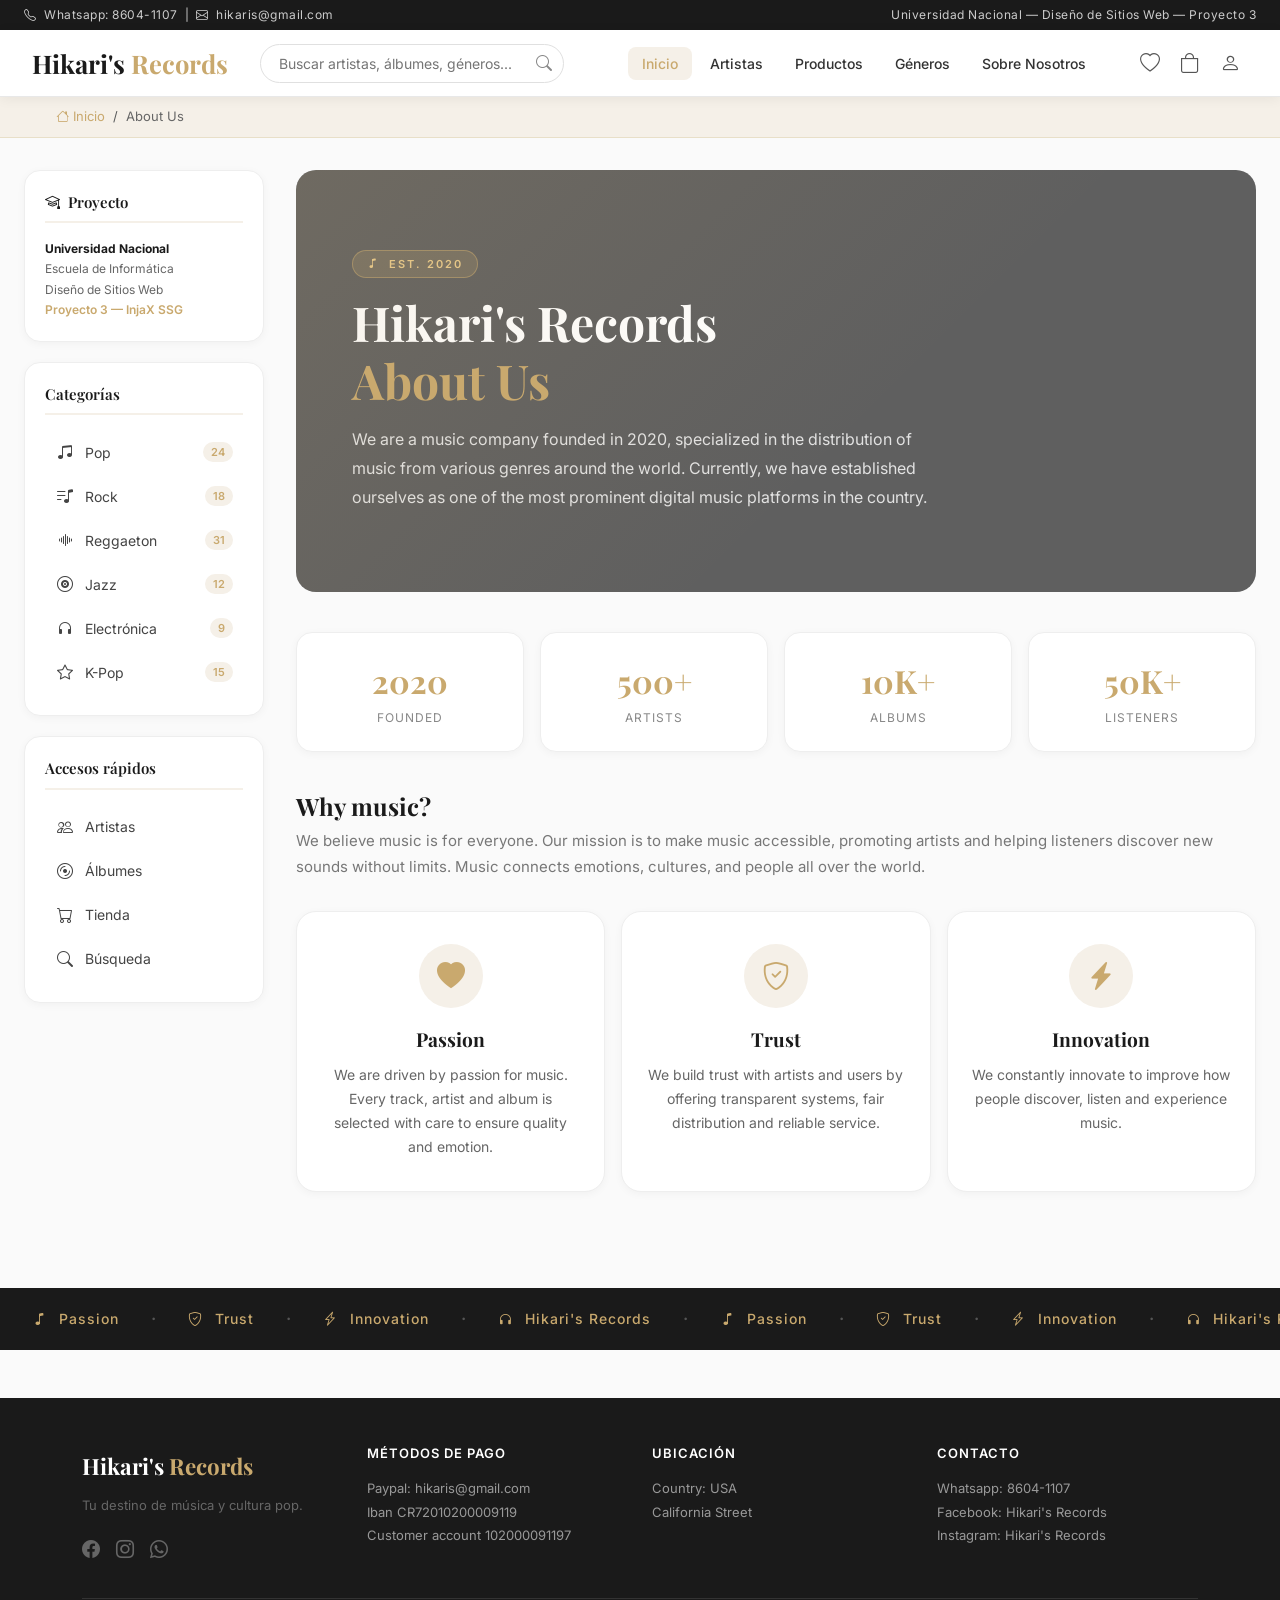
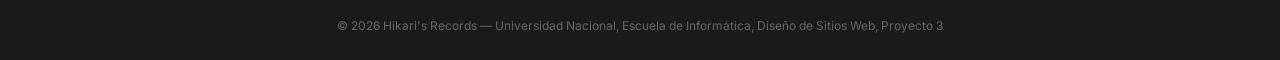
<file: aboutus.html>
<!DOCTYPE html>
<html lang="es">
<head>
  <meta charset="UTF-8">
  <meta name="viewport" content="width=device-width, initial-scale=1">
  <title>About Us — Hikari's Records</title>
  <link href="https://cdn.jsdelivr.net/npm/bootstrap@5.3.0/dist/css/bootstrap.min.css" rel="stylesheet">
  <link href="https://cdn.jsdelivr.net/npm/bootstrap-icons@1.11.3/font/bootstrap-icons.css" rel="stylesheet">
  <link href="https://fonts.googleapis.com/css2?family=Playfair+Display:wght@400;600;700&family=Inter:wght@300;400;500;600&display=swap" rel="stylesheet">
  <style>
    * { margin: 0; padding: 0; box-sizing: border-box; }
    body { font-family: 'Inter', sans-serif; background: #fafafa; color: #1a1a1a; }

    /* ===== TOP BAR ===== */
    .top-bar {
      background: #1a1a1a; color: #ccc; font-size: 12px;
      padding: 6px 0; letter-spacing: 0.5px;
    }
    .top-bar a { color: #ccc; text-decoration: none; }
    .top-bar a:hover { color: #fff; }

    /* ===== NAVBAR ===== */
    .navbar-main {
      background: #fff; border-bottom: 1px solid #e8e8e8;
      padding: 0; position: sticky; top: 0; z-index: 1000;
      box-shadow: 0 2px 12px rgba(0,0,0,0.06);
    }
    .navbar-inner {
      display: flex; align-items: center; gap: 2rem; padding: 0.75rem 2rem;
    }
    .brand {
      font-family: 'Playfair Display', serif; font-size: 1.6rem;
      font-weight: 700; color: #1a1a1a; text-decoration: none; white-space: nowrap;
    }
    .brand span { color: #c9a96e; }
    .search-bar { flex: 1; max-width: 420px; position: relative; }
    .search-bar input {
      width: 100%; border: 1.5px solid #e0e0e0; border-radius: 50px;
      padding: 8px 44px 8px 18px; font-size: 14px; outline: none;
      transition: border 0.2s; font-family: 'Inter', sans-serif;
    }
    .search-bar input:focus { border-color: #c9a96e; }
    .search-bar button {
      position: absolute; right: 12px; top: 50%; transform: translateY(-50%);
      background: none; border: none; color: #888; cursor: pointer; font-size: 16px;
    }
    .nav-links { display: flex; align-items: center; gap: 0.25rem; list-style: none; margin: 0; }
    .nav-links a {
      color: #333; text-decoration: none; font-size: 14px; font-weight: 500;
      padding: 8px 14px; border-radius: 8px; transition: 0.2s;
    }
    .nav-links a:hover, .nav-links a.active { background: #f5f0e8; color: #c9a96e; }
    .nav-icon-btn {
      background: none; border: none; font-size: 20px; color: #555;
      cursor: pointer; padding: 6px 8px; border-radius: 8px; transition: 0.2s;
    }
    .nav-icon-btn:hover { background: #f5f0e8; color: #c9a96e; }

    /* ===== BREADCRUMB ===== */
    .breadcrumb-bar {
      background: #f5f0e8; padding: 10px 2rem;
      border-bottom: 1px solid #e8dfc8;
    }
    .breadcrumb { margin: 0; font-size: 13px; }
    .breadcrumb-item a { color: #c9a96e; text-decoration: none; }
    .breadcrumb-item.active { color: #666; }

    /* ===== LAYOUT ===== */
    .page-layout {
      display: flex; max-width: 1400px; margin: 0 auto;
      padding: 2rem 1.5rem; gap: 2rem;
    }

    /* ===== SIDEBAR ===== */
    .sidebar { width: 240px; flex-shrink: 0; }
    .sidebar-card {
      background: #fff; border-radius: 16px; border: 1px solid #eeeeee;
      padding: 1.25rem; margin-bottom: 1.25rem;
      box-shadow: 0 2px 8px rgba(0,0,0,0.04);
    }
    .sidebar-title {
      font-family: 'Playfair Display', serif; font-size: 15px; font-weight: 600;
      color: #1a1a1a; margin-bottom: 1rem; padding-bottom: 0.5rem;
      border-bottom: 2px solid #f5f0e8;
    }
    .sidebar-link {
      display: flex; align-items: center; gap: 10px; padding: 9px 10px;
      border-radius: 10px; color: #444; text-decoration: none;
      font-size: 14px; font-weight: 400; transition: 0.2s; margin-bottom: 2px;
    }
    .sidebar-link:hover, .sidebar-link.active { background: #f5f0e8; color: #c9a96e; }
    .sidebar-link i { font-size: 16px; width: 20px; text-align: center; }
    .badge-count {
      margin-left: auto; background: #f5f0e8; color: #c9a96e;
      font-size: 11px; font-weight: 600; padding: 2px 8px; border-radius: 20px;
    }

    /* ===== MAIN ===== */
    .main-content { flex: 1; min-width: 0; }

    /* ===== HERO ===== */
    .hero-section {
      background:
        linear-gradient(rgba(0,0,0,0.62), rgba(0,0,0,0.62)),
        url('https://i.pinimg.com/1200x/f1/6c/8e/f16c8e6cc11cb26c03b27eb90e5d2c7a.jpg');
      background-size: cover;
      background-position: center;
      border-radius: 20px;
      padding: 80px 56px;
      margin-bottom: 2.5rem;
      position: relative;
      overflow: hidden;
    }
    .hero-section::before {
      content: '';
      position: absolute; inset: 0;
      background: linear-gradient(135deg, rgba(201,169,110,0.15) 0%, transparent 60%);
      border-radius: 20px;
    }
    .hero-badge {
      display: inline-block;
      background: rgba(201,169,110,0.2);
      border: 1px solid rgba(201,169,110,0.5);
      color: #e8c98a;
      font-size: 11px;
      font-weight: 600;
      letter-spacing: 2px;
      text-transform: uppercase;
      padding: 5px 14px;
      border-radius: 20px;
      margin-bottom: 1rem;
    }
    .hero-section h1 {
      font-family: 'Playfair Display', serif;
      font-size: 3rem; font-weight: 700;
      color: #fff; margin-bottom: 1rem; line-height: 1.2;
    }
    .hero-section h1 span { color: #c9a96e; }
    .hero-section p {
      color: rgba(255,255,255,0.82);
      font-size: 16px; line-height: 1.8;
      max-width: 600px; padding: 0; margin: 0;
    }

    /* ===== STATS ===== */
    .stats-row {
      display: grid;
      grid-template-columns: repeat(4, 1fr);
      gap: 1rem;
      margin-bottom: 2.5rem;
    }
    .stat-card {
      background: #fff;
      border: 1px solid #eee;
      border-radius: 16px;
      padding: 1.5rem;
      text-align: center;
      box-shadow: 0 2px 8px rgba(0,0,0,0.04);
      transition: 0.2s;
    }
    .stat-card:hover { transform: translateY(-4px); box-shadow: 0 8px 24px rgba(0,0,0,0.1); }
    .stat-number {
      font-family: 'Playfair Display', serif;
      font-size: 2rem; font-weight: 700; color: #c9a96e;
    }
    .stat-label { font-size: 12px; color: #888; text-transform: uppercase; letter-spacing: 1px; margin-top: 4px; }

    /* ===== SECTION TITLE ===== */
    .section-title {
      font-family: 'Playfair Display', serif;
      font-size: 1.5rem; font-weight: 700; color: #1a1a1a;
      margin-bottom: 0.5rem;
    }
    .section-subtitle { color: #777; font-size: 15px; line-height: 1.7; margin-bottom: 2rem; }

    /* ===== VALUES CARDS ===== */
    .value-card {
      background: #fff;
      border: 1px solid #eee;
      border-radius: 20px;
      padding: 2rem 1.5rem;
      text-align: center;
      box-shadow: 0 2px 8px rgba(0,0,0,0.04);
      transition: 0.25s;
      height: 100%;
    }
    .value-card:hover {
      transform: translateY(-6px);
      box-shadow: 0 16px 40px rgba(0,0,0,0.1);
    }
    .value-icon {
      width: 64px; height: 64px;
      border-radius: 50%;
      background: #f5f0e8;
      display: flex; align-items: center; justify-content: center;
      margin: 0 auto 1.25rem;
      font-size: 28px;
      color: #c9a96e;
    }
    .value-card h3 {
      font-family: 'Playfair Display', serif;
      font-size: 1.2rem; font-weight: 700;
      color: #1a1a1a; margin-bottom: 0.75rem; text-align: center;
    }
    .value-card p {
      color: #666; font-size: 14px; line-height: 1.7;
      padding: 0; margin: 0;
    }

    /* ===== MARQUEE ===== */
    .marquee-section {
      background: #1a1a1a; padding: 16px 0;
      overflow: hidden; margin: 2.5rem 0;
    }
    .marquee-track {
      display: flex; animation: marquee 30s linear infinite; white-space: nowrap;
    }
    .marquee-item {
      display: flex; align-items: center; gap: 12px;
      padding: 0 2rem; color: #c9a96e; font-size: 14px;
      font-weight: 500; letter-spacing: 1px;
    }
    .marquee-dot { color: #555; font-size: 20px; }
    @keyframes marquee {
      0% { transform: translateX(0); }
      100% { transform: translateX(-50%); }
    }

    /* ===== FOOTER ===== */
    footer { background: #1a1a1a; color: #ccc; padding: 3rem 0 1.5rem; margin-top: 3rem; }
    .footer-brand {
      font-family: 'Playfair Display', serif; font-size: 1.4rem;
      font-weight: 700; color: #fff; margin-bottom: 0.5rem;
    }
    .footer-brand span { color: #c9a96e; }
    footer h6 {
      color: #fff; font-weight: 600; font-size: 13px;
      text-transform: uppercase; letter-spacing: 1px; margin-bottom: 1rem;
    }
    footer p, footer div { color: #999; font-size: 13px; line-height: 1.8; }
    .footer-divider { border-top: 1px solid #333; margin: 2rem 0 1rem; }
    .footer-bottom { font-size: 12px; color: #666; text-align: center; }
    .footer-social a {
      color: #666; font-size: 18px; margin-right: 12px;
      text-decoration: none; transition: 0.2s;
    }
    .footer-social a:hover { color: #c9a96e; }
  </style>
</head>
<body>

<!-- TOP BAR -->
<div class="top-bar">
  <div class="container-fluid px-4 d-flex justify-content-between align-items-center">
    <span><i class="bi bi-telephone me-1"></i> Whatsapp: 8604-1107 &nbsp;|&nbsp; <i class="bi bi-envelope me-1"></i> hikaris@gmail.com</span>
    <span>Universidad Nacional — Diseño de Sitios Web — Proyecto 3</span>
  </div>
</div>

<!-- NAVBAR -->
<nav class="navbar-main">
  <div class="navbar-inner">
    <a href="../index.html" class="brand">Hikari's <span>Records</span></a>
    <div class="search-bar">
      <input type="text" placeholder="Buscar artistas, álbumes, géneros...">
      <button><i class="bi bi-search"></i></button>
    </div>
    <ul class="nav-links d-none d-lg-flex">
      <li><a href="index.html" class="active">Inicio</a></li>
      <li><a href="artista.html">Artistas</a></li>
      <li><a href="productos.html">Productos</a></li>
      <li><a href="generos.html">Géneros</a></li>
      <li><a href="aboutus.html">Sobre Nosotros</a></li>
    </ul>
    <div class="d-flex gap-1 ms-auto ms-lg-0">
      <button class="nav-icon-btn"><i class="bi bi-heart"></i></button>
             <a href="checkout.html" class="nav-icon-btn">
      <i class="bi bi-bag"></i>
    </a>
         <a href="auth.html" class="nav-icon-btn">
      <i class="bi bi-person"></i>
    </a>
    </div>
  </div>
</nav>

<!-- BREADCRUMB -->
<div class="breadcrumb-bar">
  <div class="container-fluid px-4">
    <nav aria-label="breadcrumb">
      <ol class="breadcrumb">
        <li class="breadcrumb-item"><a href="../index.html"><i class="bi bi-house me-1"></i>Inicio</a></li>
        <li class="breadcrumb-item active">About Us</li>
      </ol>
    </nav>
  </div>
</div>

<!-- PAGE LAYOUT -->
<div class="page-layout">

  <!-- SIDEBAR -->
  <aside class="sidebar d-none d-xl-block">

    <div class="sidebar-card">
      <div class="sidebar-title"><i class="bi bi-mortarboard me-2"></i>Proyecto</div>
      <div style="font-size:12px; color:#666; line-height:1.7;">
        <strong style="color:#1a1a1a;">Universidad Nacional</strong><br>
        Escuela de Informática<br>
        Diseño de Sitios Web<br>
        <span style="color:#c9a96e; font-weight:600;">Proyecto 3 — InjaX SSG</span>
      </div>
    </div>

    <div class="sidebar-card">
      <div class="sidebar-title">Categorías</div>
      <a href="#" class="sidebar-link"><i class="bi bi-music-note-beamed"></i> Pop <span class="badge-count">24</span></a>
      <a href="#" class="sidebar-link"><i class="bi bi-music-note-list"></i> Rock <span class="badge-count">18</span></a>
      <a href="#" class="sidebar-link"><i class="bi bi-soundwave"></i> Reggaeton <span class="badge-count">31</span></a>
      <a href="#" class="sidebar-link"><i class="bi bi-vinyl"></i> Jazz <span class="badge-count">12</span></a>
      <a href="#" class="sidebar-link"><i class="bi bi-headphones"></i> Electrónica <span class="badge-count">9</span></a>
      <a href="#" class="sidebar-link"><i class="bi bi-star"></i> K-Pop <span class="badge-count">15</span></a>
    </div>

    <div class="sidebar-card">
      <div class="sidebar-title">Accesos rápidos</div>
      <a href="#" class="sidebar-link"><i class="bi bi-people"></i> Artistas</a>
      <a href="#" class="sidebar-link"><i class="bi bi-disc"></i> Álbumes</a>
      <a href="#" class="sidebar-link"><i class="bi bi-cart"></i> Tienda</a>
      <a href="#" class="sidebar-link"><i class="bi bi-search"></i> Búsqueda</a>
    </div>

  </aside>

  <!-- MAIN -->
  <main class="main-content">

    <!-- HERO -->
    <div class="hero-section">
      <div class="hero-badge"><i class="bi bi-music-note me-1"></i> Est. 2020</div>
      <h1>Hikari's Records<br><span>About Us</span></h1>
      <p>We are a music company founded in 2020, specialized in the distribution of music from various genres around the world. Currently, we have established ourselves as one of the most prominent digital music platforms in the country.</p>
    </div>

    <!-- STATS -->
    <div class="stats-row">
        <div class="stat-card">
          <div class="stat-number">2020</div>
          <div class="stat-label">Founded</div>
        </div>
        <div class="stat-card">
          <div class="stat-number">500+</div>
          <div class="stat-label">Artists</div>
        </div>
        <div class="stat-card">
          <div class="stat-number">10K+</div>
          <div class="stat-label">Albums</div>
        </div>
        <div class="stat-card">
          <div class="stat-number">50K+</div>
          <div class="stat-label">Listeners</div>
        </div>
    </div>

    <!-- WHY MUSIC -->
    <h2 class="section-title">Why music?</h2>
    <p class="section-subtitle">We believe music is for everyone. Our mission is to make music accessible, promoting artists and helping listeners discover new sounds without limits. Music connects emotions, cultures, and people all over the world.</p>

    <!-- VALUES -->
    <div class="row g-3 mb-4">
        <div class="col-md-4">
          <div class="value-card">
            <div class="value-icon">
              <i class="bi bi-heart-fill"></i>
            </div>
            <h3>Passion</h3>
            <p>We are driven by passion for music. Every track, artist and album is selected with care to ensure quality and emotion.</p>
          </div>
        </div>
        <div class="col-md-4">
          <div class="value-card">
            <div class="value-icon">
              <i class="bi bi-shield-check"></i>
            </div>
            <h3>Trust</h3>
            <p>We build trust with artists and users by offering transparent systems, fair distribution and reliable service.</p>
          </div>
        </div>
        <div class="col-md-4">
          <div class="value-card">
            <div class="value-icon">
              <i class="bi bi-lightning-charge-fill"></i>
            </div>
            <h3>Innovation</h3>
            <p>We constantly innovate to improve how people discover, listen and experience music.</p>
          </div>
        </div>
    </div>

  </main>
</div>

<!-- MARQUEE -->
<div class="marquee-section">
  <div class="marquee-track">
    <span class="marquee-item"><i class="bi bi-music-note"></i> Passion</span><span class="marquee-dot">·</span>
    <span class="marquee-item"><i class="bi bi-shield-check"></i> Trust</span><span class="marquee-dot">·</span>
    <span class="marquee-item"><i class="bi bi-lightning-charge"></i> Innovation</span><span class="marquee-dot">·</span>
    <span class="marquee-item"><i class="bi bi-headphones"></i> Hikari's Records</span><span class="marquee-dot">·</span>
    <span class="marquee-item"><i class="bi bi-music-note"></i> Passion</span><span class="marquee-dot">·</span>
    <span class="marquee-item"><i class="bi bi-shield-check"></i> Trust</span><span class="marquee-dot">·</span>
    <span class="marquee-item"><i class="bi bi-lightning-charge"></i> Innovation</span><span class="marquee-dot">·</span>
    <span class="marquee-item"><i class="bi bi-headphones"></i> Hikari's Records</span><span class="marquee-dot">·</span>
  </div>
</div>

<!-- FOOTER -->
<footer>
  <div class="container">
    <div class="row g-4">
      <div class="col-md-3">
        <div class="footer-brand">Hikari's <span>Records</span></div>
        <p style="font-size:13px; color:#666; margin-top:8px; padding:0;">Tu destino de música y cultura pop.</p>
        <div class="footer-social mt-3">
          <a href="#"><i class="bi bi-facebook"></i></a>
          <a href="#"><i class="bi bi-instagram"></i></a>
          <a href="#"><i class="bi bi-whatsapp"></i></a>
        </div>
      </div>
      <div class="col-md-3">
        <h6>Métodos de pago</h6>
<div>Paypal: hikaris@gmail.com</div><div>Iban CR72010200009119</div><div>Customer account 102000091197</div>      </div>
      <div class="col-md-3">
        <h6>Ubicación</h6>
<div>Country: USA</div><div>California Street</div>      </div>
      <div class="col-md-3">
        <h6>Contacto</h6>
<div>Whatsapp: 8604-1107</div><div>Facebook: Hikari's Records</div><div>Instagram: Hikari's Records</div>      </div>
    </div>
    <div class="footer-divider"></div>
    <div class="footer-bottom">
      © 2026 Hikari's Records — Universidad Nacional, Escuela de Informática, Diseño de Sitios Web, Proyecto 3
    </div>
  </div>
</footer>

<script src="https://cdn.jsdelivr.net/npm/bootstrap@5.3.0/dist/js/bootstrap.bundle.min.js"></script>
</body>
</html>
</file>
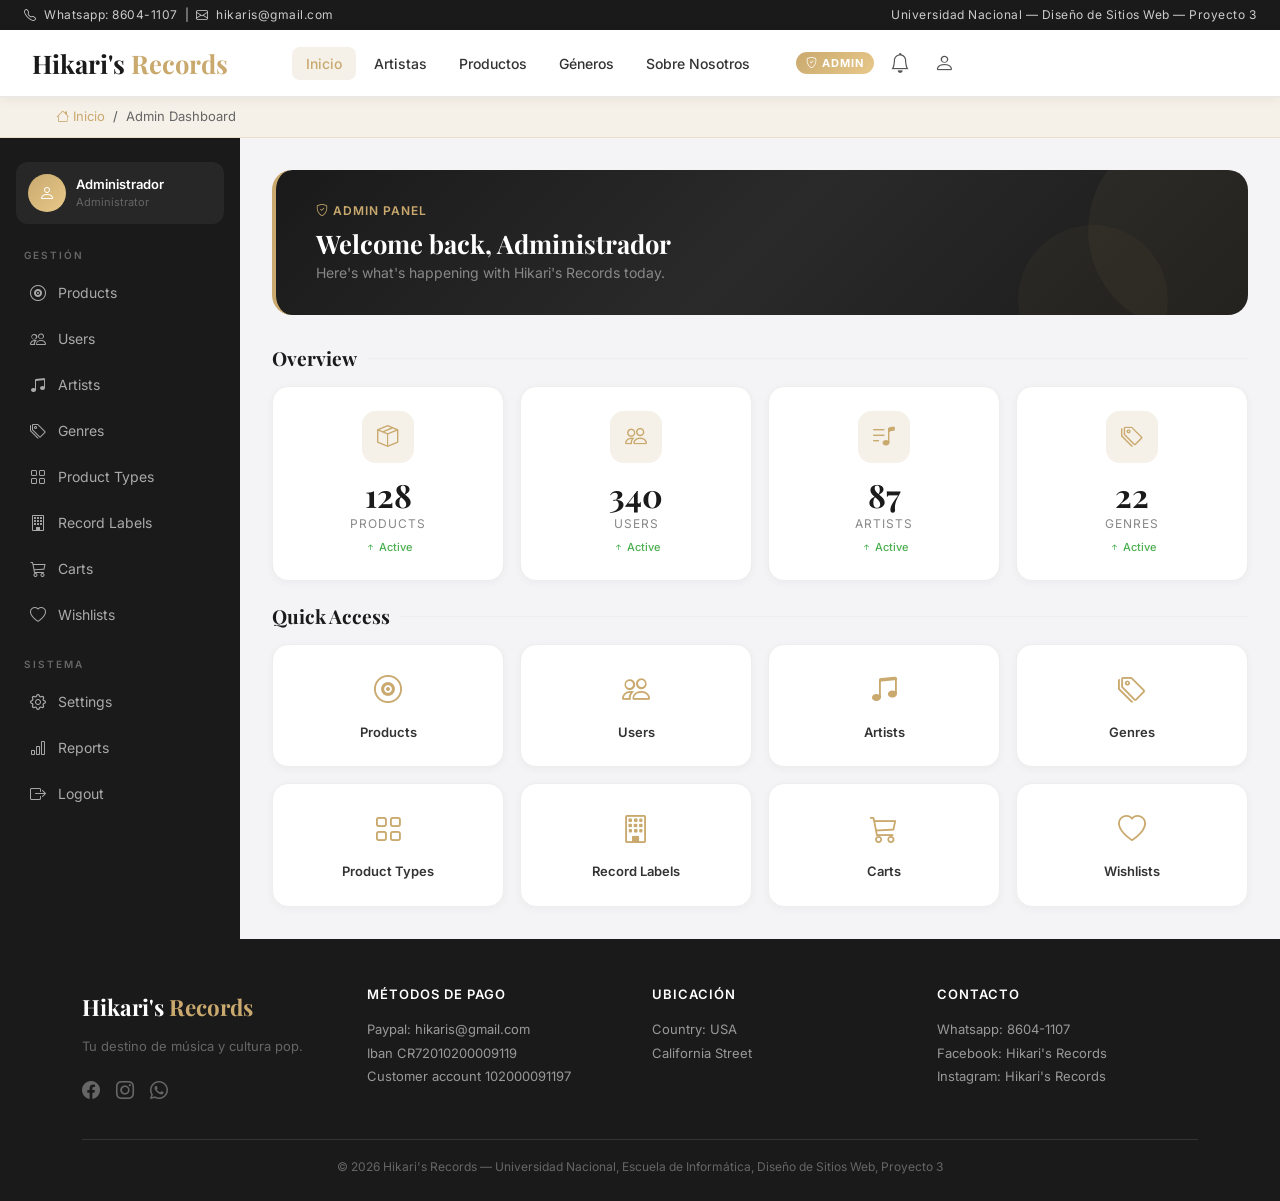
<file: admin.html>
<!DOCTYPE html>
<html lang="es">
<head>
  <meta charset="UTF-8">
  <meta name="viewport" content="width=device-width, initial-scale=1">
  <title>Admin Dashboard — Hikari's Records</title>
  <link href="https://cdn.jsdelivr.net/npm/bootstrap@5.3.0/dist/css/bootstrap.min.css" rel="stylesheet">
  <link href="https://cdn.jsdelivr.net/npm/bootstrap-icons@1.11.3/font/bootstrap-icons.css" rel="stylesheet">
  <link href="https://fonts.googleapis.com/css2?family=Playfair+Display:wght@400;600;700&family=Inter:wght@300;400;500;600&display=swap" rel="stylesheet">
  <style>
    * { margin: 0; padding: 0; box-sizing: border-box; }
    body { font-family: 'Inter', sans-serif; background: #f4f4f6; color: #1a1a1a; }

    /* ===== TOP BAR ===== */
    .top-bar {
      background: #1a1a1a; color: #ccc; font-size: 12px;
      padding: 6px 0; letter-spacing: 0.5px;
    }

    /* ===== NAVBAR ===== */
    .navbar-main {
      background: #fff; border-bottom: 1px solid #e8e8e8; padding: 0;
      position: sticky; top: 0; z-index: 1000;
      box-shadow: 0 2px 12px rgba(0,0,0,0.06);
    }
    .navbar-inner { display: flex; align-items: center; gap: 2rem; padding: 0.75rem 2rem; }
    .brand {
      font-family: 'Playfair Display', serif; font-size: 1.6rem;
      font-weight: 700; color: #1a1a1a; text-decoration: none; white-space: nowrap;
    }
    .brand span { color: #c9a96e; }
    .nav-links { display: flex; align-items: center; gap: 0.25rem; list-style: none; margin: 0; }
    .nav-links a {
      color: #333; text-decoration: none; font-size: 14px; font-weight: 500;
      padding: 8px 14px; border-radius: 8px; transition: 0.2s;
    }
    .nav-links a:hover, .nav-links a.active { background: #f5f0e8; color: #c9a96e; }
    .nav-icon-btn {
      background: none; border: none; font-size: 20px; color: #555;
      cursor: pointer; padding: 6px 8px; border-radius: 8px; transition: 0.2s;
    }
    .nav-icon-btn:hover { background: #f5f0e8; color: #c9a96e; }
    .admin-badge {
      background: linear-gradient(135deg, #c9a96e, #e8c98a);
      color: #fff; font-size: 11px; font-weight: 700;
      padding: 3px 10px; border-radius: 20px; letter-spacing: 1px;
      text-transform: uppercase;
    }

    /* ===== BREADCRUMB ===== */
    .breadcrumb-bar {
      background: #f5f0e8; padding: 10px 2rem; border-bottom: 1px solid #e8dfc8;
    }
    .breadcrumb { margin: 0; font-size: 13px; }
    .breadcrumb-item a { color: #c9a96e; text-decoration: none; }
    .breadcrumb-item.active { color: #666; }

    /* ===== LAYOUT ===== */
    .page-layout { display: flex; min-height: calc(100vh - 200px); }

    /* ===== ADMIN SIDEBAR ===== */
    .admin-sidebar {
      width: 240px; flex-shrink: 0;
      background: #1a1a1a;
      padding: 1.5rem 1rem;
      min-height: 100%;
    }
    .admin-sidebar-title {
      color: #666; font-size: 10px; text-transform: uppercase;
      letter-spacing: 2px; font-weight: 600; margin: 1.25rem 0 0.5rem;
      padding: 0 0.5rem;
    }
    .admin-sidebar-link {
      display: flex; align-items: center; gap: 10px;
      padding: 10px 12px; border-radius: 10px;
      color: #aaa; text-decoration: none; font-size: 14px;
      font-weight: 400; transition: 0.2s; margin-bottom: 2px;
    }
    .admin-sidebar-link:hover, .admin-sidebar-link.active {
      background: rgba(201,169,110,0.15); color: #c9a96e;
    }
    .admin-sidebar-link i { font-size: 16px; width: 20px; text-align: center; }
    .sidebar-user {
      background: rgba(255,255,255,0.06); border-radius: 12px;
      padding: 12px; margin-bottom: 1.5rem; display: flex;
      align-items: center; gap: 10px;
    }
    .sidebar-avatar {
      width: 38px; height: 38px; border-radius: 50%;
      background: linear-gradient(135deg, #c9a96e, #e8c98a);
      display: flex; align-items: center; justify-content: center;
      color: #fff; font-size: 16px; flex-shrink: 0;
    }
    .sidebar-user-name { color: #fff; font-size: 13px; font-weight: 600; }
    .sidebar-user-role { color: #666; font-size: 11px; }

    /* ===== MAIN ===== */
    .main-content { flex: 1; padding: 2rem; min-width: 0; }

    /* ===== WELCOME BANNER ===== */
    .welcome-banner {
      background: linear-gradient(135deg, #1a1a1a 0%, #2a2a2a 50%, #1a1a1a 100%);
      border-radius: 20px; padding: 2rem 2.5rem;
      margin-bottom: 2rem; position: relative; overflow: hidden;
      border-left: 4px solid #c9a96e;
    }
    .welcome-banner::before {
      content: '';
      position: absolute; top: -40px; right: -40px;
      width: 200px; height: 200px; border-radius: 50%;
      background: rgba(201,169,110,0.06);
    }
    .welcome-banner::after {
      content: '';
      position: absolute; bottom: -60px; right: 80px;
      width: 150px; height: 150px; border-radius: 50%;
      background: rgba(201,169,110,0.04);
    }
    .welcome-banner h2 {
      font-family: 'Playfair Display', serif;
      font-size: 1.6rem; font-weight: 700; color: #fff; margin-bottom: 4px;
    }
    .welcome-banner p { color: #888; font-size: 14px; margin: 0; padding: 0; }
    .welcome-time {
      color: #c9a96e; font-size: 12px; font-weight: 600;
      text-transform: uppercase; letter-spacing: 1px; margin-bottom: 0.5rem;
    }

    /* ===== STAT CARDS ===== */
    .stat-card {
      background: #fff; border-radius: 16px; border: 1px solid #eee;
      padding: 1.5rem; text-align: center;
      box-shadow: 0 2px 8px rgba(0,0,0,0.04); transition: 0.25s;
      height: 100%;
    }
    .stat-card:hover { transform: translateY(-4px); box-shadow: 0 12px 32px rgba(0,0,0,0.1); }
    .stat-icon {
      width: 52px; height: 52px; border-radius: 14px;
      background: #f5f0e8; display: flex; align-items: center;
      justify-content: center; margin: 0 auto 1rem;
      font-size: 22px; color: #c9a96e;
    }
    .stat-value {
      font-family: 'Playfair Display', serif;
      font-size: 2rem; font-weight: 700; color: #1a1a1a; line-height: 1;
    }
    .stat-label { color: #888; font-size: 12px; text-transform: uppercase; letter-spacing: 1px; margin-top: 4px; }
    .stat-trend { color: #4caf50; font-size: 11px; margin-top: 6px; font-weight: 500; }

    /* ===== SECTION TITLE ===== */
    .section-title {
      font-family: 'Playfair Display', serif;
      font-size: 1.2rem; font-weight: 700; color: #1a1a1a;
      margin-bottom: 1rem; display: flex; align-items: center; gap: 10px;
    }
    .section-title::after { content: ''; flex: 1; height: 1px; background: #eee; }

    /* ===== QUICK ACCESS CARDS ===== */
    .access-card {
      background: #fff; border-radius: 16px; border: 1px solid #eee;
      padding: 1.5rem 1rem; text-align: center;
      box-shadow: 0 2px 8px rgba(0,0,0,0.04);
      transition: 0.25s; text-decoration: none; display: block; height: 100%;
    }
    .access-card:hover {
      transform: translateY(-5px);
      box-shadow: 0 16px 40px rgba(0,0,0,0.1);
      border-color: #c9a96e;
    }
    .access-card i { font-size: 28px; color: #c9a96e; display: block; margin-bottom: 0.75rem; }
    .access-card p { color: #333; font-size: 13px; font-weight: 600; margin: 0; padding: 0; }

    /* ===== FOOTER ===== */
    footer { background: #1a1a1a; color: #ccc; padding: 3rem 0 1.5rem; }
    .footer-brand {
      font-family: 'Playfair Display', serif; font-size: 1.4rem;
      font-weight: 700; color: #fff;
    }
    .footer-brand span { color: #c9a96e; }
    footer h6 {
      color: #fff; font-weight: 600; font-size: 13px;
      text-transform: uppercase; letter-spacing: 1px; margin-bottom: 1rem;
    }
    footer div { color: #999; font-size: 13px; line-height: 1.8; }
    .footer-divider { border-top: 1px solid #333; margin: 2rem 0 1rem; }
    .footer-bottom { font-size: 12px; color: #666; text-align: center; }
    .footer-social a { color: #666; font-size: 18px; margin-right: 12px; text-decoration: none; transition: 0.2s; }
    .footer-social a:hover { color: #c9a96e; }
  </style>
</head>
<body>

<!-- TOP BAR -->
<div class="top-bar">
  <div class="container-fluid px-4 d-flex justify-content-between align-items-center">
    <span><i class="bi bi-telephone me-1"></i> Whatsapp: 8604-1107 &nbsp;|&nbsp; <i class="bi bi-envelope me-1"></i> hikaris@gmail.com</span>
    <span>Universidad Nacional — Diseño de Sitios Web — Proyecto 3</span>
  </div>
</div>

<!-- NAVBAR -->
<nav class="navbar-main">
  <div class="navbar-inner">
    <a href="../index.html" class="brand">Hikari's <span>Records</span></a>
    <ul class="nav-links d-none d-lg-flex">
      <li><a href="index.html" class="active">Inicio</a></li>
      <li><a href="artista.html">Artistas</a></li>
      <li><a href="productos.html">Productos</a></li>
      <li><a href="generos.html">Géneros</a></li>
      <li><a href="aboutus.html">Sobre Nosotros</a></li>
    </ul>
    <div class="d-flex gap-2 align-items-center ms-auto ms-lg-0">
      <span class="admin-badge"><i class="bi bi-shield-check me-1"></i>Admin</span>
      <button class="nav-icon-btn"><i class="bi bi-bell"></i></button>
           <a href="auth.html" class="nav-icon-btn">
      <i class="bi bi-person"></i>
    </a>
    </div>
  </div>
</nav>

<!-- BREADCRUMB -->
<div class="breadcrumb-bar">
  <div class="container-fluid px-4">
    <nav aria-label="breadcrumb">
      <ol class="breadcrumb">
        <li class="breadcrumb-item"><a href="../index.html"><i class="bi bi-house me-1"></i>Inicio</a></li>
        <li class="breadcrumb-item active">Admin Dashboard</li>
      </ol>
    </nav>
  </div>
</div>

<!-- PAGE LAYOUT -->
<div class="page-layout">

  <!-- ADMIN SIDEBAR -->
  <aside class="admin-sidebar d-none d-xl-block">

    <div class="sidebar-user">
      <div class="sidebar-avatar"><i class="bi bi-person"></i></div>
      <div>
        <div class="sidebar-user-name">Administrador</div>
        <div class="sidebar-user-role">Administrator</div>
      </div>
    </div>

    <div class="admin-sidebar-title">Gestión</div>
      <a href="#" class="admin-sidebar-link">
        <i class="bi bi-vinyl"></i> Products
      </a>
      <a href="#" class="admin-sidebar-link">
        <i class="bi bi-people"></i> Users
      </a>
      <a href="#" class="admin-sidebar-link">
        <i class="bi bi-music-note-beamed"></i> Artists
      </a>
      <a href="#" class="admin-sidebar-link">
        <i class="bi bi-tags"></i> Genres
      </a>
      <a href="#" class="admin-sidebar-link">
        <i class="bi bi-grid"></i> Product Types
      </a>
      <a href="#" class="admin-sidebar-link">
        <i class="bi bi-building"></i> Record Labels
      </a>
      <a href="#" class="admin-sidebar-link">
        <i class="bi bi-cart3"></i> Carts
      </a>
      <a href="#" class="admin-sidebar-link">
        <i class="bi bi-heart"></i> Wishlists
      </a>

    <div class="admin-sidebar-title">Sistema</div>
    <a href="#" class="admin-sidebar-link"><i class="bi bi-gear"></i> Settings</a>
    <a href="#" class="admin-sidebar-link"><i class="bi bi-bar-chart"></i> Reports</a>
    <a href="#" class="admin-sidebar-link"><i class="bi bi-box-arrow-right"></i> Logout</a>

  </aside>

  <!-- MAIN -->
  <main class="main-content">

    <!-- WELCOME BANNER -->
    <div class="welcome-banner">
      <div class="welcome-time"><i class="bi bi-shield-check me-1"></i>Admin Panel</div>
      <h2>Welcome back, Administrador</h2>
      <p>Here's what's happening with Hikari's Records today.</p>
    </div>

    <!-- STATS -->
    <h2 class="section-title">Overview</h2>
    <div class="row g-3 mb-4">
        <div class="col-6 col-md-3">
          <div class="stat-card">
            <div class="stat-icon"><i class="bi bi-box-seam"></i></div>
            <div class="stat-value">128</div>
            <div class="stat-label">Products</div>
            <div class="stat-trend"><i class="bi bi-arrow-up-short"></i> Active</div>
          </div>
        </div>
        <div class="col-6 col-md-3">
          <div class="stat-card">
            <div class="stat-icon"><i class="bi bi-people"></i></div>
            <div class="stat-value">340</div>
            <div class="stat-label">Users</div>
            <div class="stat-trend"><i class="bi bi-arrow-up-short"></i> Active</div>
          </div>
        </div>
        <div class="col-6 col-md-3">
          <div class="stat-card">
            <div class="stat-icon"><i class="bi bi-music-note-list"></i></div>
            <div class="stat-value">87</div>
            <div class="stat-label">Artists</div>
            <div class="stat-trend"><i class="bi bi-arrow-up-short"></i> Active</div>
          </div>
        </div>
        <div class="col-6 col-md-3">
          <div class="stat-card">
            <div class="stat-icon"><i class="bi bi-tags"></i></div>
            <div class="stat-value">22</div>
            <div class="stat-label">Genres</div>
            <div class="stat-trend"><i class="bi bi-arrow-up-short"></i> Active</div>
          </div>
        </div>
    </div>

    <!-- QUICK ACCESS -->
    <h2 class="section-title">Quick Access</h2>
    <div class="row g-3">
        <div class="col-6 col-md-4 col-lg-3">
          <a href="#" class="access-card">
            <i class="bi bi-vinyl"></i>
            <p>Products</p>
          </a>
        </div>
        <div class="col-6 col-md-4 col-lg-3">
          <a href="#" class="access-card">
            <i class="bi bi-people"></i>
            <p>Users</p>
          </a>
        </div>
        <div class="col-6 col-md-4 col-lg-3">
          <a href="#" class="access-card">
            <i class="bi bi-music-note-beamed"></i>
            <p>Artists</p>
          </a>
        </div>
        <div class="col-6 col-md-4 col-lg-3">
          <a href="#" class="access-card">
            <i class="bi bi-tags"></i>
            <p>Genres</p>
          </a>
        </div>
        <div class="col-6 col-md-4 col-lg-3">
          <a href="#" class="access-card">
            <i class="bi bi-grid"></i>
            <p>Product Types</p>
          </a>
        </div>
        <div class="col-6 col-md-4 col-lg-3">
          <a href="#" class="access-card">
            <i class="bi bi-building"></i>
            <p>Record Labels</p>
          </a>
        </div>
        <div class="col-6 col-md-4 col-lg-3">
          <a href="#" class="access-card">
            <i class="bi bi-cart3"></i>
            <p>Carts</p>
          </a>
        </div>
        <div class="col-6 col-md-4 col-lg-3">
          <a href="#" class="access-card">
            <i class="bi bi-heart"></i>
            <p>Wishlists</p>
          </a>
        </div>
    </div>

  </main>
</div>

<!-- FOOTER -->
<footer>
  <div class="container">
    <div class="row g-4">
      <div class="col-md-3">
        <div class="footer-brand">Hikari's <span>Records</span></div>
        <div style="font-size:13px; color:#666; margin-top:8px;">Tu destino de música y cultura pop.</div>
        <div class="footer-social mt-3">
          <a href="#"><i class="bi bi-facebook"></i></a>
          <a href="#"><i class="bi bi-instagram"></i></a>
          <a href="#"><i class="bi bi-whatsapp"></i></a>
        </div>
      </div>
      <div class="col-md-3">
        <h6>Métodos de pago</h6>
<div>Paypal: hikaris@gmail.com</div><div>Iban CR72010200009119</div><div>Customer account 102000091197</div>      </div>
      <div class="col-md-3">
        <h6>Ubicación</h6>
<div>Country: USA</div><div>California Street</div>      </div>
      <div class="col-md-3">
        <h6>Contacto</h6>
<div>Whatsapp: 8604-1107</div><div>Facebook: Hikari's Records</div><div>Instagram: Hikari's Records</div>      </div>
    </div>
    <div class="footer-divider"></div>
    <div class="footer-bottom">
      © 2026 Hikari's Records — Universidad Nacional, Escuela de Informática, Diseño de Sitios Web, Proyecto 3
    </div>
  </div>
</footer>

<script src="https://cdn.jsdelivr.net/npm/bootstrap@5.3.0/dist/js/bootstrap.bundle.min.js"></script>
</body>
</html>
</file>
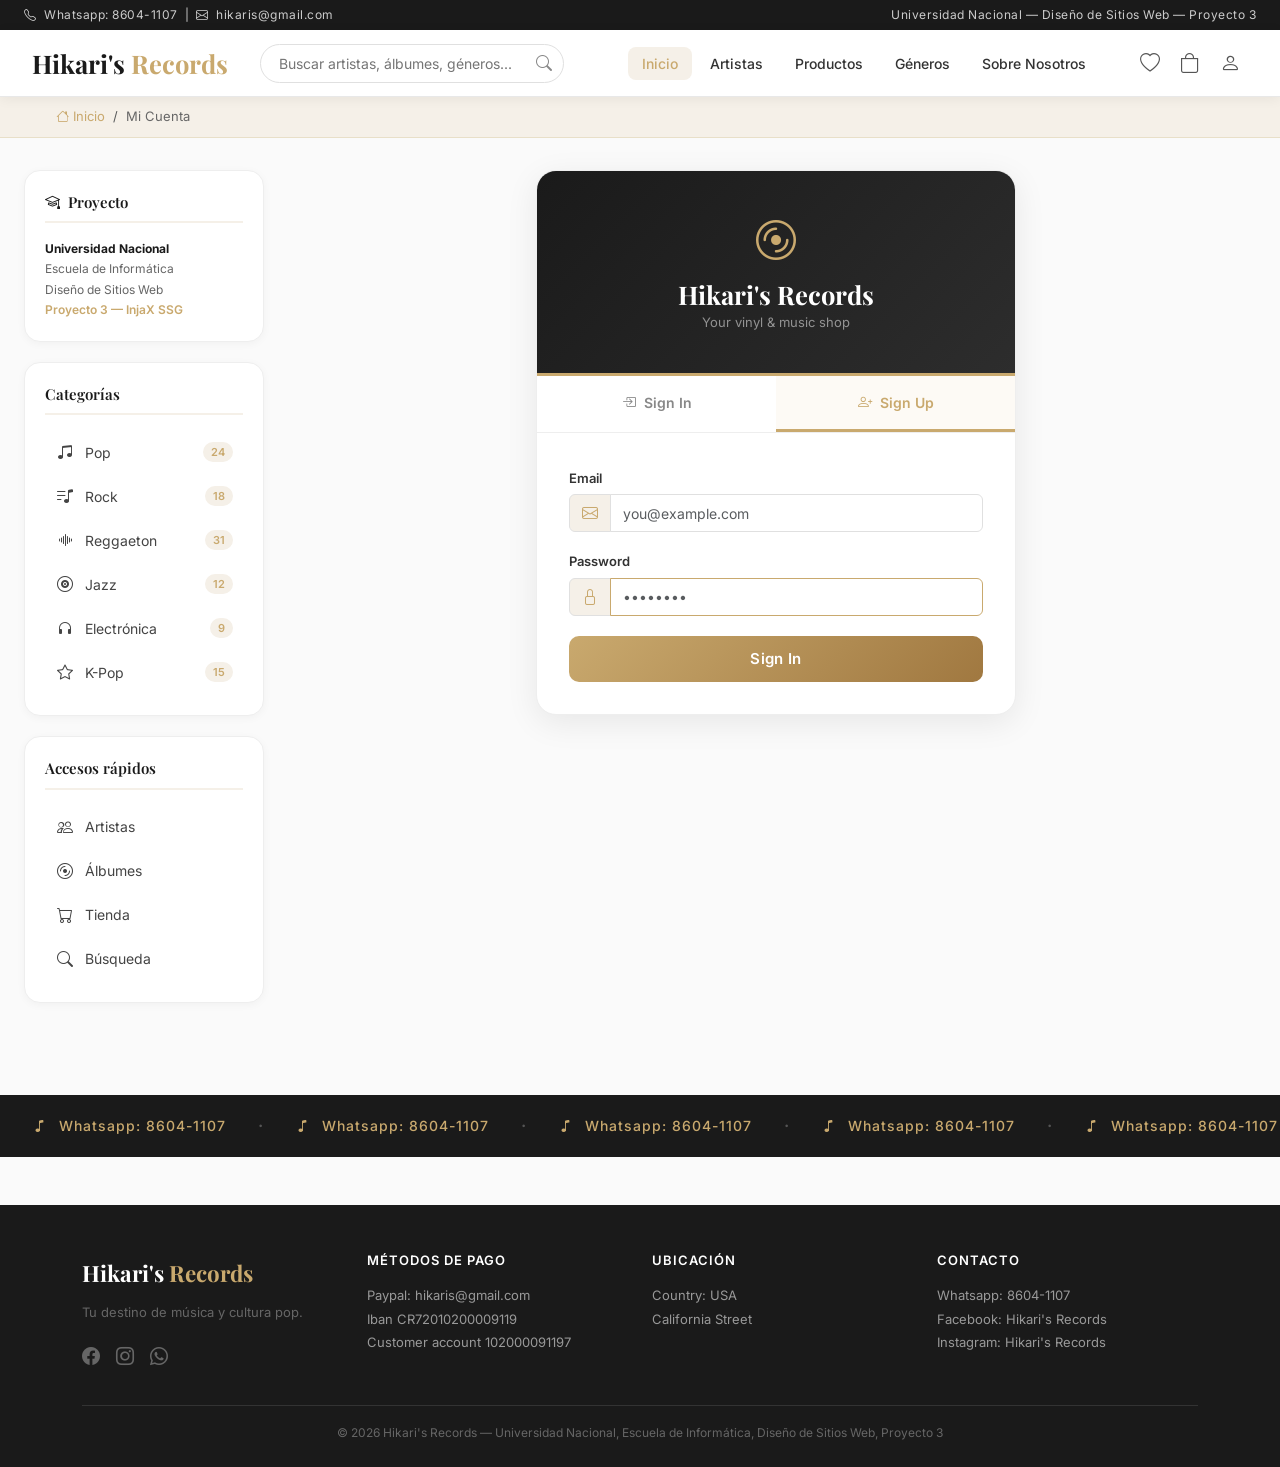
<file: auth.html>
<!DOCTYPE html>
<html lang="es">
<head>
  <meta charset="UTF-8">
  <meta name="viewport" content="width=device-width, initial-scale=1">
  <title>Login — Hikari's Records</title>
  <link href="https://cdn.jsdelivr.net/npm/bootstrap@5.3.0/dist/css/bootstrap.min.css" rel="stylesheet">
  <link href="https://cdn.jsdelivr.net/npm/bootstrap-icons@1.11.3/font/bootstrap-icons.css" rel="stylesheet">
  <link href="https://fonts.googleapis.com/css2?family=Playfair+Display:wght@400;600;700&family=Inter:wght@300;400;500;600&display=swap" rel="stylesheet">
  <style>
    * { margin: 0; padding: 0; box-sizing: border-box; }
    body { font-family: 'Inter', sans-serif; background: #fafafa; color: #1a1a1a; }

    /* ===== TOP BAR ===== */
    .top-bar { background: #1a1a1a; color: #ccc; font-size: 12px; padding: 6px 0; letter-spacing: 0.5px; }
    .top-bar a { color: #ccc; text-decoration: none; }
    .top-bar a:hover { color: #fff; }

    /* ===== NAVBAR ===== */
    .navbar-main {
      background: #fff; border-bottom: 1px solid #e8e8e8;
      padding: 0; position: sticky; top: 0; z-index: 1000;
      box-shadow: 0 2px 12px rgba(0,0,0,0.06);
    }
    .navbar-inner { display: flex; align-items: center; gap: 2rem; padding: 0.75rem 2rem; }
    .brand { font-family: 'Playfair Display', serif; font-size: 1.6rem; font-weight: 700; color: #1a1a1a; text-decoration: none; white-space: nowrap; }
    .brand span { color: #c9a96e; }
    .search-bar { flex: 1; max-width: 420px; position: relative; }
    .search-bar input {
      width: 100%; border: 1.5px solid #e0e0e0; border-radius: 50px;
      padding: 8px 44px 8px 18px; font-size: 14px; outline: none;
      transition: border 0.2s; font-family: 'Inter', sans-serif;
    }
    .search-bar input:focus { border-color: #c9a96e; }
    .search-bar button { position: absolute; right: 12px; top: 50%; transform: translateY(-50%); background: none; border: none; color: #888; cursor: pointer; font-size: 16px; }
    .nav-links { display: flex; align-items: center; gap: 0.25rem; list-style: none; margin: 0; }
    .nav-links a { color: #333; text-decoration: none; font-size: 14px; font-weight: 500; padding: 8px 14px; border-radius: 8px; transition: 0.2s; }
    .nav-links a:hover, .nav-links a.active { background: #f5f0e8; color: #c9a96e; }
    .nav-icon-btn { background: none; border: none; font-size: 20px; color: #555; cursor: pointer; padding: 6px 8px; border-radius: 8px; transition: 0.2s; }
    .nav-icon-btn:hover { background: #f5f0e8; color: #c9a96e; }

    /* ===== BREADCRUMB ===== */
    .breadcrumb-bar { background: #f5f0e8; padding: 10px 2rem; border-bottom: 1px solid #e8dfc8; }
    .breadcrumb { margin: 0; font-size: 13px; }
    .breadcrumb-item a { color: #c9a96e; text-decoration: none; }
    .breadcrumb-item.active { color: #666; }

    /* ===== LAYOUT ===== */
    .page-layout { display: flex; max-width: 1400px; margin: 0 auto; padding: 2rem 1.5rem; gap: 2rem; }

    /* ===== SIDEBAR ===== */
    .sidebar { width: 240px; flex-shrink: 0; }
    .sidebar-card { background: #fff; border-radius: 16px; border: 1px solid #eeeeee; padding: 1.25rem; margin-bottom: 1.25rem; box-shadow: 0 2px 8px rgba(0,0,0,0.04); }
    .sidebar-title { font-family: 'Playfair Display', serif; font-size: 15px; font-weight: 600; color: #1a1a1a; margin-bottom: 1rem; padding-bottom: 0.5rem; border-bottom: 2px solid #f5f0e8; }
    .sidebar-link { display: flex; align-items: center; gap: 10px; padding: 9px 10px; border-radius: 10px; color: #444; text-decoration: none; font-size: 14px; font-weight: 400; transition: 0.2s; margin-bottom: 2px; }
    .sidebar-link:hover, .sidebar-link.active { background: #f5f0e8; color: #c9a96e; }
    .sidebar-link i { font-size: 16px; width: 20px; text-align: center; }
    .badge-count { margin-left: auto; background: #f5f0e8; color: #c9a96e; font-size: 11px; font-weight: 600; padding: 2px 8px; border-radius: 20px; }

    /* ===== MAIN ===== */
    .main-content { flex: 1; min-width: 0; display: flex; align-items: flex-start; justify-content: center; }

    /* ===== AUTH CARD ===== */
    .auth-card {
      width: 100%; max-width: 480px;
      background: #fff; border-radius: 20px;
      border: 1px solid #eeeeee;
      box-shadow: 0 8px 32px rgba(0,0,0,0.08);
      overflow: hidden;
    }
    .auth-header {
      background: linear-gradient(135deg, #1a1a1a 0%, #2d2d2d 100%);
      padding: 2.5rem 2rem; text-align: center;
      border-bottom: 3px solid #c9a96e;
    }
    .auth-header i { font-size: 2.5rem; color: #c9a96e; }
    .auth-header h2 { font-family: 'Playfair Display', serif; font-size: 1.6rem; font-weight: 700; color: #fff; margin: 0.5rem 0 0.25rem; }
    .auth-header p { font-size: 13px; color: rgba(255,255,255,0.5); margin: 0; }
    .auth-tabs { display: flex; border-bottom: 1px solid #eee; }
    .auth-tab {
      flex: 1; padding: 1rem; text-align: center;
      font-size: 14px; font-weight: 600; cursor: pointer;
      color: #888; background: none; border: none;
      border-bottom: 3px solid transparent; transition: all 0.2s;
      font-family: 'Inter', sans-serif;
    }
    .auth-tab.active { color: #c9a96e; border-bottom: 3px solid #c9a96e; background: #fdfaf5; }
    .auth-tab:hover:not(.active) { background: #f9f9f9; color: #555; }
    .auth-body { padding: 2rem; }
    .auth-panel { display: none; }
    .auth-panel.active { display: block; }
    .form-label { font-size: 13px; font-weight: 600; color: #333; margin-bottom: 6px; }
    .input-group-text { background: #f5f0e8; border-color: #e0e0e0; color: #c9a96e; }
    .form-control { border-color: #e0e0e0; font-size: 14px; font-family: 'Inter', sans-serif; }
    .form-control:focus { box-shadow: none; border-color: #c9a96e; }
    .btn-auth {
      background: linear-gradient(135deg, #c9a96e, #a07840);
      color: #fff; border: none; width: 100%;
      padding: 0.75rem; border-radius: 10px;
      font-size: 15px; font-weight: 600;
      letter-spacing: 0.3px; transition: 0.2s;
      font-family: 'Inter', sans-serif;
    }
    .btn-auth:hover { opacity: 0.9; transform: translateY(-1px); box-shadow: 0 4px 16px rgba(201,169,110,0.3); }

    /* ===== MARQUEE ===== */
    .marquee-section { background: #1a1a1a; padding: 16px 0; overflow: hidden; margin: 2.5rem 0; }
    .marquee-track { display: flex; animation: marquee 30s linear infinite; white-space: nowrap; }
    .marquee-item { display: flex; align-items: center; gap: 12px; padding: 0 2rem; color: #c9a96e; font-size: 14px; font-weight: 500; letter-spacing: 1px; }
    .marquee-dot { color: #555; font-size: 20px; }
    @keyframes marquee { 0% { transform: translateX(0); } 100% { transform: translateX(-50%); } }

    /* ===== FOOTER ===== */
    footer { background: #1a1a1a; color: #ccc; padding: 3rem 0 1.5rem; margin-top: 3rem; }
    .footer-brand { font-family: 'Playfair Display', serif; font-size: 1.4rem; font-weight: 700; color: #fff; margin-bottom: 0.5rem; }
    .footer-brand span { color: #c9a96e; }
    footer h6 { color: #fff; font-weight: 600; font-size: 13px; text-transform: uppercase; letter-spacing: 1px; margin-bottom: 1rem; }
    footer p, footer div { color: #999; font-size: 13px; line-height: 1.8; }
    .footer-divider { border-top: 1px solid #333; margin: 2rem 0 1rem; }
    .footer-bottom { font-size: 12px; color: #666; text-align: center; }
    .footer-social a { color: #666; font-size: 18px; margin-right: 12px; text-decoration: none; transition: 0.2s; }
    .footer-social a:hover { color: #c9a96e; }
  </style>
</head>
<body>

<!-- TOP BAR -->
<div class="top-bar">
  <div class="container-fluid px-4 d-flex justify-content-between align-items-center">
    <span><i class="bi bi-telephone me-1"></i> Whatsapp: 8604-1107 &nbsp;|&nbsp; <i class="bi bi-envelope me-1"></i> hikaris@gmail.com</span>
    <span>Universidad Nacional — Diseño de Sitios Web — Proyecto 3</span>
  </div>
</div>

<!-- NAVBAR -->
<nav class="navbar-main">
  <div class="navbar-inner">
    <a href="../index.html" class="brand">Hikari's <span>Records</span></a>
    <div class="search-bar">
      <input type="text" placeholder="Buscar artistas, álbumes, géneros...">
      <button><i class="bi bi-search"></i></button>
    </div>
    <ul class="nav-links d-none d-lg-flex">
      <li><a href="index.html" class="active">Inicio</a></li>
      <li><a href="artista.html">Artistas</a></li>
      <li><a href="productos.html">Productos</a></li>
      <li><a href="generos.html">Géneros</a></li>
      <li><a href="aboutus.html">Sobre Nosotros</a></li>
    </ul>
    <div class="d-flex gap-1 ms-auto ms-lg-0">
      <button class="nav-icon-btn"><i class="bi bi-heart"></i></button>
              <a href="checkout.html" class="nav-icon-btn">
      <i class="bi bi-bag"></i>
    </a>
           <a href="auth.html" class="nav-icon-btn">
      <i class="bi bi-person"></i>
    </a>
    </div>
  </div>
</nav>

<!-- BREADCRUMB -->
<div class="breadcrumb-bar">
  <div class="container-fluid px-4">
    <nav aria-label="breadcrumb">
      <ol class="breadcrumb">
        <li class="breadcrumb-item"><a href="../index.html"><i class="bi bi-house me-1"></i>Inicio</a></li>
        <li class="breadcrumb-item active">Mi Cuenta</li>
      </ol>
    </nav>
  </div>
</div>

<!-- PAGE LAYOUT -->
<div class="page-layout">

  <!-- SIDEBAR -->
  <aside class="sidebar d-none d-xl-block">

    <div class="sidebar-card">
      <div class="sidebar-title"><i class="bi bi-mortarboard me-2"></i>Proyecto</div>
      <div style="font-size:12px; color:#666; line-height:1.7;">
        <strong style="color:#1a1a1a;">Universidad Nacional</strong><br>
        Escuela de Informática<br>
        Diseño de Sitios Web<br>
        <span style="color:#c9a96e; font-weight:600;">Proyecto 3 — InjaX SSG</span>
      </div>
    </div>

    <div class="sidebar-card">
      <div class="sidebar-title">Categorías</div>
      <a href="#" class="sidebar-link"><i class="bi bi-music-note-beamed"></i> Pop <span class="badge-count">24</span></a>
      <a href="#" class="sidebar-link"><i class="bi bi-music-note-list"></i> Rock <span class="badge-count">18</span></a>
      <a href="#" class="sidebar-link"><i class="bi bi-soundwave"></i> Reggaeton <span class="badge-count">31</span></a>
      <a href="#" class="sidebar-link"><i class="bi bi-vinyl"></i> Jazz <span class="badge-count">12</span></a>
      <a href="#" class="sidebar-link"><i class="bi bi-headphones"></i> Electrónica <span class="badge-count">9</span></a>
      <a href="#" class="sidebar-link"><i class="bi bi-star"></i> K-Pop <span class="badge-count">15</span></a>
    </div>

    <div class="sidebar-card">
      <div class="sidebar-title">Accesos rápidos</div>
      <a href="#" class="sidebar-link"><i class="bi bi-people"></i> Artistas</a>
      <a href="#" class="sidebar-link"><i class="bi bi-disc"></i> Álbumes</a>
      <a href="#" class="sidebar-link"><i class="bi bi-cart"></i> Tienda</a>
      <a href="#" class="sidebar-link"><i class="bi bi-search"></i> Búsqueda</a>
    </div>

  </aside>

  <!-- MAIN -->
  <main class="main-content">

    <div class="auth-card">

      <!-- HEADER -->
      <div class="auth-header">
        <i class="bi bi-disc"></i>
        <h2>Hikari's Records</h2>
        <p>Your vinyl & music shop</p>
      </div>

      <!-- TABS -->
      <div class="auth-tabs">
          <button class="auth-tab "
                  onclick="switchTab('login')">
            <i class="bi bi-box-arrow-in-right me-1"></i> Sign In
          </button>
          <button class="auth-tab active"
                  onclick="switchTab('register')">
            <i class="bi bi-person-plus me-1"></i> Sign Up
          </button>
      </div>

      <div class="auth-body">

        <!-- LOGIN PANEL -->
        <div class="auth-panel active" id="panel-login">
          <form action="/login" method="POST">

              <div class="mb-3">
                <label class="form-label">Email</label>
                <div class="input-group">
                  <span class="input-group-text"><i class="bi bi-envelope"></i></span>
                  <input type="email"
                         name="email"
                         class="form-control"
                         placeholder="you@example.com"
>
                </div>
              </div>
              <div class="mb-3">
                <label class="form-label">Password</label>
                <div class="input-group">
                  <span class="input-group-text"><i class="bi bi-lock"></i></span>
                  <input type="password"
                         name="password"
                         class="form-control"
                         placeholder="••••••••"
autofocus>
                </div>
              </div>

            <button type="submit" class="btn-auth mt-1">Sign In</button>
          </form>
        </div>

        <!-- REGISTER PANEL -->
        <div class="auth-panel" id="panel-register">
          <form action="/register" method="POST">

              <div class="mb-2">
                <label class="form-label">
                  Name
                </label>
                <div class="input-group">
                  <span class="input-group-text"><i class="bi bi-person"></i></span>
                  <input type="text"
                         name="nombre"
                         class="form-control"
                         placeholder="Your name">
                </div>
              </div>
              <div class="mb-2">
                <label class="form-label">
                  Email
                </label>
                <div class="input-group">
                  <span class="input-group-text"><i class="bi bi-envelope"></i></span>
                  <input type="email"
                         name="email"
                         class="form-control"
                         placeholder="you@example.com">
                </div>
              </div>
              <div class="mb-2">
                <label class="form-label">
                  Password
                </label>
                <div class="input-group">
                  <span class="input-group-text"><i class="bi bi-lock"></i></span>
                  <input type="password"
                         name="password"
                         class="form-control"
                         placeholder="Min. 6 characters">
                </div>
              </div>
              <div class="mb-2">
                <label class="form-label">
                  Confirm Password
                </label>
                <div class="input-group">
                  <span class="input-group-text"><i class="bi bi-lock-fill"></i></span>
                  <input type="password"
                         name="password_confirmation"
                         class="form-control"
                         placeholder="Repeat password">
                </div>
              </div>
              <div class="mb-2">
                <label class="form-label">
                  Phone
                    <span class="text-muted fw-normal" style="font-size:12px;">(optional)</span>
                </label>
                <div class="input-group">
                  <span class="input-group-text"><i class="bi bi-telephone"></i></span>
                  <input type="text"
                         name="telefono"
                         class="form-control"
                         placeholder="+506 0000-0000">
                </div>
              </div>
              <div class="mb-2">
                <label class="form-label">
                  Address
                    <span class="text-muted fw-normal" style="font-size:12px;">(optional)</span>
                </label>
                <div class="input-group">
                  <span class="input-group-text"><i class="bi bi-geo-alt"></i></span>
                  <input type="text"
                         name="direccion"
                         class="form-control"
                         placeholder="Your address">
                </div>
              </div>

            <button type="submit" class="btn-auth mt-2">Create Account</button>
          </form>
        </div>

      </div>
    </div>

  </main>
</div>

<!-- MARQUEE -->
<div class="marquee-section">
  <div class="marquee-track">
      <span class="marquee-item"><i class="bi bi-music-note"></i> Whatsapp: 8604-1107</span>
      <span class="marquee-dot">·</span>
      <span class="marquee-item"><i class="bi bi-music-note"></i> Whatsapp: 8604-1107</span>
      <span class="marquee-dot">·</span>
      <span class="marquee-item"><i class="bi bi-music-note"></i> Whatsapp: 8604-1107</span>
      <span class="marquee-dot">·</span>
      <span class="marquee-item"><i class="bi bi-music-note"></i> Whatsapp: 8604-1107</span>
      <span class="marquee-dot">·</span>
      <span class="marquee-item"><i class="bi bi-music-note"></i> Whatsapp: 8604-1107</span>
      <span class="marquee-dot">·</span>
      <span class="marquee-item"><i class="bi bi-music-note"></i> Whatsapp: 8604-1107</span>
      <span class="marquee-dot">·</span>
      <span class="marquee-item"><i class="bi bi-music-note"></i> Whatsapp: 8604-1107</span>
      <span class="marquee-dot">·</span>
      <span class="marquee-item"><i class="bi bi-music-note"></i> Whatsapp: 8604-1107</span>
      <span class="marquee-dot">·</span>
      <span class="marquee-item"><i class="bi bi-music-note"></i> Whatsapp: 8604-1107</span>
      <span class="marquee-dot">·</span>
      <span class="marquee-item"><i class="bi bi-music-note"></i> Whatsapp: 8604-1107</span>
      <span class="marquee-dot">·</span>
      <span class="marquee-item"><i class="bi bi-music-note"></i> Whatsapp: 8604-1107</span>
      <span class="marquee-dot">·</span>
      <span class="marquee-item"><i class="bi bi-music-note"></i> Whatsapp: 8604-1107</span>
      <span class="marquee-dot">·</span>
      <span class="marquee-item"><i class="bi bi-music-note"></i> Whatsapp: 8604-1107</span>
      <span class="marquee-dot">·</span>
      <span class="marquee-item"><i class="bi bi-music-note"></i> Whatsapp: 8604-1107</span>
      <span class="marquee-dot">·</span>
      <span class="marquee-item"><i class="bi bi-music-note"></i> Whatsapp: 8604-1107</span>
      <span class="marquee-dot">·</span>
      <span class="marquee-item"><i class="bi bi-music-note"></i> Whatsapp: 8604-1107</span>
      <span class="marquee-dot">·</span>
      <span class="marquee-item"><i class="bi bi-music-note"></i> Whatsapp: 8604-1107</span>
      <span class="marquee-dot">·</span>
      <span class="marquee-item"><i class="bi bi-music-note"></i> Whatsapp: 8604-1107</span>
      <span class="marquee-dot">·</span>
      <span class="marquee-item"><i class="bi bi-music-note"></i> Whatsapp: 8604-1107</span>
      <span class="marquee-dot">·</span>
      <span class="marquee-item"><i class="bi bi-music-note"></i> Whatsapp: 8604-1107</span>
      <span class="marquee-dot">·</span>
  </div>
</div>

<!-- FOOTER -->
<footer>
  <div class="container">
    <div class="row g-4">
      <div class="col-md-3">
        <div class="footer-brand">Hikari's <span>Records</span></div>
        <p style="font-size:13px; color:#666; margin-top:8px; padding:0;">Tu destino de música y cultura pop.</p>
        <div class="footer-social mt-3">
          <a href="#"><i class="bi bi-facebook"></i></a>
          <a href="#"><i class="bi bi-instagram"></i></a>
          <a href="#"><i class="bi bi-whatsapp"></i></a>
        </div>
      </div>
      <div class="col-md-3">
        <h6>Métodos de pago</h6>
<div>Paypal: hikaris@gmail.com</div><div>Iban CR72010200009119</div><div>Customer account 102000091197</div>      </div>
      <div class="col-md-3">
        <h6>Ubicación</h6>
<div>Country: USA</div><div>California Street</div>      </div>
      <div class="col-md-3">
        <h6>Contacto</h6>
<div>Whatsapp: 8604-1107</div><div>Facebook: Hikari's Records</div><div>Instagram: Hikari's Records</div>      </div>
    </div>
    <div class="footer-divider"></div>
    <div class="footer-bottom">
      © 2026 Hikari's Records — Universidad Nacional, Escuela de Informática, Diseño de Sitios Web, Proyecto 3
    </div>
  </div>
</footer>

<script src="https://cdn.jsdelivr.net/npm/bootstrap@5.3.0/dist/js/bootstrap.bundle.min.js"></script>
<script>
  function switchTab(tab) {
    document.querySelectorAll('.auth-tab').forEach(t => t.classList.remove('active'));
    document.querySelectorAll('.auth-panel').forEach(p => p.classList.remove('active'));
    document.getElementById('panel-' + tab).classList.add('active');
    event.target.classList.add('active');
  }
</script>

</body>
</html>
</file>
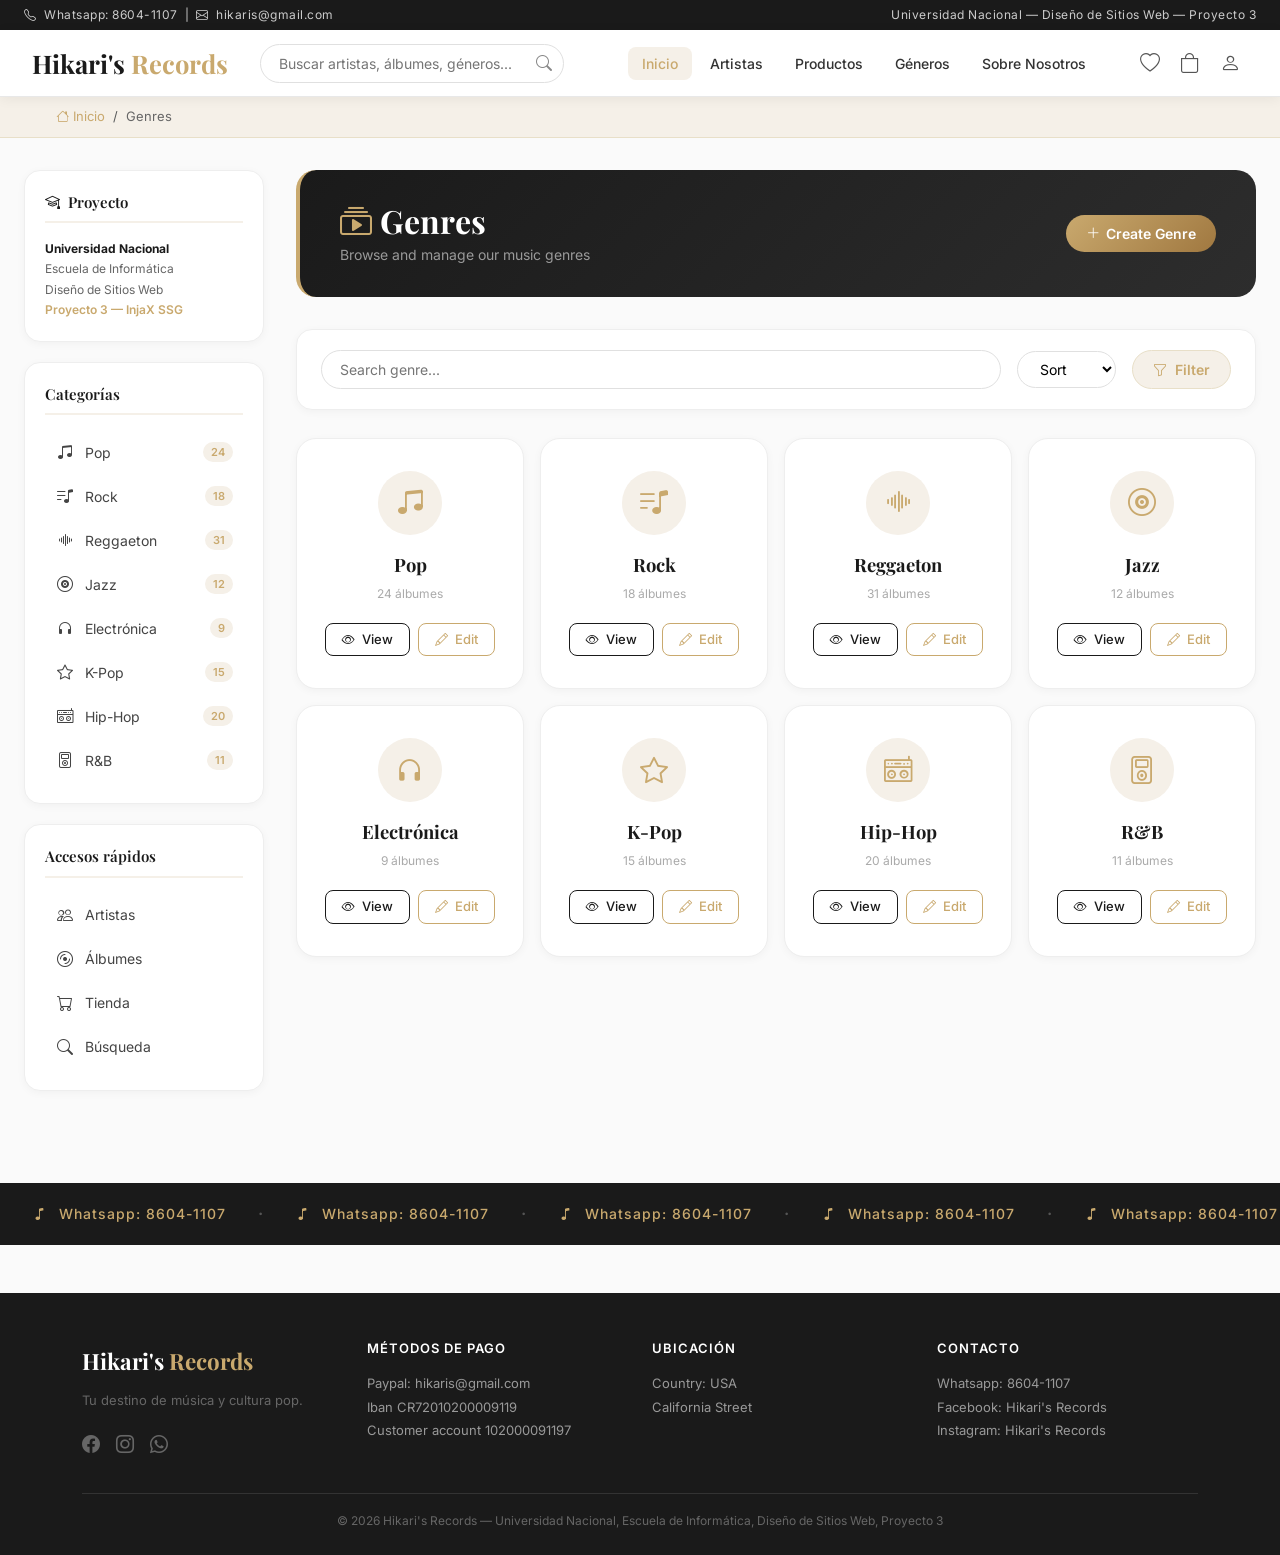
<file: generos.html>
<!DOCTYPE html>
<html lang="es">
<head>
  <meta charset="UTF-8">
  <meta name="viewport" content="width=device-width, initial-scale=1">
  <title>Genres — Hikari's Records</title>
  <link href="https://cdn.jsdelivr.net/npm/bootstrap@5.3.0/dist/css/bootstrap.min.css" rel="stylesheet">
  <link href="https://cdn.jsdelivr.net/npm/bootstrap-icons@1.11.3/font/bootstrap-icons.css" rel="stylesheet">
  <link href="https://fonts.googleapis.com/css2?family=Playfair+Display:wght@400;600;700&family=Inter:wght@300;400;500;600&display=swap" rel="stylesheet">
  <style>
    * { margin: 0; padding: 0; box-sizing: border-box; }
    body { font-family: 'Inter', sans-serif; background: #fafafa; color: #1a1a1a; }

    /* ===== TOP BAR ===== */
    .top-bar { background: #1a1a1a; color: #ccc; font-size: 12px; padding: 6px 0; letter-spacing: 0.5px; }
    .top-bar a { color: #ccc; text-decoration: none; }
    .top-bar a:hover { color: #fff; }

    /* ===== NAVBAR ===== */
    .navbar-main {
      background: #fff; border-bottom: 1px solid #e8e8e8;
      padding: 0; position: sticky; top: 0; z-index: 1000;
      box-shadow: 0 2px 12px rgba(0,0,0,0.06);
    }
    .navbar-inner { display: flex; align-items: center; gap: 2rem; padding: 0.75rem 2rem; }
    .brand { font-family: 'Playfair Display', serif; font-size: 1.6rem; font-weight: 700; color: #1a1a1a; text-decoration: none; white-space: nowrap; }
    .brand span { color: #c9a96e; }
    .search-bar { flex: 1; max-width: 420px; position: relative; }
    .search-bar input {
      width: 100%; border: 1.5px solid #e0e0e0; border-radius: 50px;
      padding: 8px 44px 8px 18px; font-size: 14px; outline: none;
      transition: border 0.2s; font-family: 'Inter', sans-serif;
    }
    .search-bar input:focus { border-color: #c9a96e; }
    .search-bar button { position: absolute; right: 12px; top: 50%; transform: translateY(-50%); background: none; border: none; color: #888; cursor: pointer; font-size: 16px; }
    .nav-links { display: flex; align-items: center; gap: 0.25rem; list-style: none; margin: 0; }
    .nav-links a { color: #333; text-decoration: none; font-size: 14px; font-weight: 500; padding: 8px 14px; border-radius: 8px; transition: 0.2s; }
    .nav-links a:hover, .nav-links a.active { background: #f5f0e8; color: #c9a96e; }
    .nav-icon-btn { background: none; border: none; font-size: 20px; color: #555; cursor: pointer; padding: 6px 8px; border-radius: 8px; transition: 0.2s; }
    .nav-icon-btn:hover { background: #f5f0e8; color: #c9a96e; }

    /* ===== BREADCRUMB ===== */
    .breadcrumb-bar { background: #f5f0e8; padding: 10px 2rem; border-bottom: 1px solid #e8dfc8; }
    .breadcrumb { margin: 0; font-size: 13px; }
    .breadcrumb-item a { color: #c9a96e; text-decoration: none; }
    .breadcrumb-item.active { color: #666; }

    /* ===== LAYOUT ===== */
    .page-layout { display: flex; max-width: 1400px; margin: 0 auto; padding: 2rem 1.5rem; gap: 2rem; }

    /* ===== SIDEBAR ===== */
    .sidebar { width: 240px; flex-shrink: 0; }
    .sidebar-card { background: #fff; border-radius: 16px; border: 1px solid #eeeeee; padding: 1.25rem; margin-bottom: 1.25rem; box-shadow: 0 2px 8px rgba(0,0,0,0.04); }
    .sidebar-title { font-family: 'Playfair Display', serif; font-size: 15px; font-weight: 600; color: #1a1a1a; margin-bottom: 1rem; padding-bottom: 0.5rem; border-bottom: 2px solid #f5f0e8; }
    .sidebar-link { display: flex; align-items: center; gap: 10px; padding: 9px 10px; border-radius: 10px; color: #444; text-decoration: none; font-size: 14px; font-weight: 400; transition: 0.2s; margin-bottom: 2px; }
    .sidebar-link:hover, .sidebar-link.active { background: #f5f0e8; color: #c9a96e; }
    .sidebar-link i { font-size: 16px; width: 20px; text-align: center; }
    .badge-count { margin-left: auto; background: #f5f0e8; color: #c9a96e; font-size: 11px; font-weight: 600; padding: 2px 8px; border-radius: 20px; }

    /* ===== MAIN ===== */
    .main-content { flex: 1; min-width: 0; }

    /* ===== PAGE HEADER ===== */
    .page-header {
      background: linear-gradient(135deg, #1a1a1a 0%, #2d2d2d 100%);
      border-radius: 20px; padding: 2rem 2.5rem;
      margin-bottom: 2rem; border-left: 4px solid #c9a96e;
      display: flex; align-items: center; justify-content: space-between; gap: 1rem;
    }
    .page-header-text h1 { font-family: 'Playfair Display', serif; font-size: 2rem; font-weight: 700; color: #fff; margin-bottom: 0.25rem; }
    .page-header-text p { color: rgba(255,255,255,0.55); font-size: 14px; margin: 0; }

    /* ===== FILTER BAR ===== */
    .filter-bar {
      background: #fff; border-radius: 16px; border: 1px solid #eee;
      padding: 1.25rem 1.5rem; margin-bottom: 1.75rem;
      box-shadow: 0 2px 8px rgba(0,0,0,0.04);
      display: flex; align-items: center; gap: 1rem; flex-wrap: wrap;
    }
    .filter-input {
      flex: 1; min-width: 180px; border: 1.5px solid #e0e0e0; border-radius: 50px;
      padding: 8px 18px; font-size: 14px; outline: none;
      transition: border 0.2s; font-family: 'Inter', sans-serif;
    }
    .filter-input:focus { border-color: #c9a96e; }
    .filter-select {
      border: 1.5px solid #e0e0e0; border-radius: 50px;
      padding: 8px 18px; font-size: 14px; outline: none;
      font-family: 'Inter', sans-serif; background: #fff; cursor: pointer;
      transition: border 0.2s;
    }
    .filter-select:focus { border-color: #c9a96e; }
    .btn-filter {
      background: #f5f0e8; color: #c9a96e; border: 1.5px solid #e8dfc8;
      border-radius: 50px; padding: 8px 20px; font-size: 14px; font-weight: 600;
      cursor: pointer; transition: 0.2s; font-family: 'Inter', sans-serif;
    }
    .btn-filter:hover { background: #c9a96e; color: #fff; border-color: #c9a96e; }
    .btn-create {
      background: linear-gradient(135deg, #c9a96e, #a07840); color: #fff;
      border: none; border-radius: 50px; padding: 8px 20px;
      font-size: 14px; font-weight: 600; cursor: pointer;
      transition: 0.2s; font-family: 'Inter', sans-serif;
      display: inline-flex; align-items: center; gap: 6px;
    }
    .btn-create:hover { opacity: 0.9; transform: translateY(-1px); box-shadow: 0 4px 16px rgba(201,169,110,0.3); }

    /* ===== GENRE CARDS ===== */
    .genre-card {
      background: #fff; border-radius: 20px; border: 1px solid #eee;
      box-shadow: 0 2px 8px rgba(0,0,0,0.04);
      padding: 2rem 1.5rem; text-align: center;
      transition: 0.25s; height: 100%;
    }
    .genre-card:hover { transform: translateY(-6px); box-shadow: 0 16px 40px rgba(0,0,0,0.1); }
    .genre-icon {
      width: 64px; height: 64px; border-radius: 50%;
      background: #f5f0e8; display: flex; align-items: center; justify-content: center;
      margin: 0 auto 1rem; font-size: 28px; color: #c9a96e;
    }
    .genre-name {
      font-family: 'Playfair Display', serif; font-size: 1.15rem;
      font-weight: 700; color: #1a1a1a; margin-bottom: 0.4rem;
    }
    .genre-count { font-size: 12px; color: #aaa; margin-bottom: 1.25rem; }
    .genre-actions { display: flex; gap: 8px; justify-content: center; }
    .btn-view {
      border: 1.5px solid #1a1a1a; background: none; color: #1a1a1a;
      border-radius: 8px; padding: 6px 16px; font-size: 13px; font-weight: 500;
      cursor: pointer; transition: 0.2s; font-family: 'Inter', sans-serif;
    }
    .btn-view:hover { background: #1a1a1a; color: #fff; }
    .btn-edit {
      border: 1.5px solid #c9a96e; background: none; color: #c9a96e;
      border-radius: 8px; padding: 6px 16px; font-size: 13px; font-weight: 500;
      cursor: pointer; transition: 0.2s; font-family: 'Inter', sans-serif;
    }
    .btn-edit:hover { background: #c9a96e; color: #fff; }

    /* ===== MODALS ===== */
    .modal-content { border: none; border-radius: 16px; overflow: hidden; }
    .modal-header { background: #1a1a1a; color: #fff; border-bottom: 3px solid #c9a96e; }
    .modal-title { font-family: 'Playfair Display', serif; font-size: 1.1rem; }
    .btn-close { filter: invert(1); }
    .modal-detail-label { font-size: 12px; color: #999; text-transform: uppercase; letter-spacing: 1px; margin-bottom: 2px; }
    .modal-detail-value { font-size: 15px; font-weight: 600; color: #1a1a1a; margin-bottom: 1rem; }
    .modal-form-label { font-size: 13px; font-weight: 600; color: #333; margin-bottom: 6px; }
    .modal-form-input { border: 1.5px solid #e0e0e0; border-radius: 10px; padding: 10px 14px; font-size: 14px; width: 100%; outline: none; font-family: 'Inter', sans-serif; transition: border 0.2s; }
    .modal-form-input:focus { border-color: #c9a96e; }
    .btn-modal-cancel { background: #f5f5f5; color: #555; border: none; border-radius: 8px; padding: 8px 20px; font-size: 14px; font-weight: 500; cursor: pointer; font-family: 'Inter', sans-serif; }
    .btn-modal-cancel:hover { background: #eee; }
    .btn-modal-save { background: linear-gradient(135deg, #c9a96e, #a07840); color: #fff; border: none; border-radius: 8px; padding: 8px 20px; font-size: 14px; font-weight: 600; cursor: pointer; font-family: 'Inter', sans-serif; }
    .btn-modal-save:hover { opacity: 0.9; }
    .btn-modal-delete { background: none; color: #dc3545; border: 1.5px solid #dc3545; border-radius: 8px; padding: 8px 20px; font-size: 14px; font-weight: 500; cursor: pointer; font-family: 'Inter', sans-serif; transition: 0.2s; }
    .btn-modal-delete:hover { background: #dc3545; color: #fff; }

    /* ===== MARQUEE ===== */
    .marquee-section { background: #1a1a1a; padding: 16px 0; overflow: hidden; margin: 2.5rem 0; }
    .marquee-track { display: flex; animation: marquee 30s linear infinite; white-space: nowrap; }
    .marquee-item { display: flex; align-items: center; gap: 12px; padding: 0 2rem; color: #c9a96e; font-size: 14px; font-weight: 500; letter-spacing: 1px; }
    .marquee-dot { color: #555; font-size: 20px; }
    @keyframes marquee { 0% { transform: translateX(0); } 100% { transform: translateX(-50%); } }

    /* ===== FOOTER ===== */
    footer { background: #1a1a1a; color: #ccc; padding: 3rem 0 1.5rem; margin-top: 3rem; }
    .footer-brand { font-family: 'Playfair Display', serif; font-size: 1.4rem; font-weight: 700; color: #fff; margin-bottom: 0.5rem; }
    .footer-brand span { color: #c9a96e; }
    footer h6 { color: #fff; font-weight: 600; font-size: 13px; text-transform: uppercase; letter-spacing: 1px; margin-bottom: 1rem; }
    footer p, footer div { color: #999; font-size: 13px; line-height: 1.8; }
    .footer-divider { border-top: 1px solid #333; margin: 2rem 0 1rem; }
    .footer-bottom { font-size: 12px; color: #666; text-align: center; }
    .footer-social a { color: #666; font-size: 18px; margin-right: 12px; text-decoration: none; transition: 0.2s; }
    .footer-social a:hover { color: #c9a96e; }
  </style>
</head>
<body>

<!-- TOP BAR -->
<div class="top-bar">
  <div class="container-fluid px-4 d-flex justify-content-between align-items-center">
    <span><i class="bi bi-telephone me-1"></i> Whatsapp: 8604-1107 &nbsp;|&nbsp; <i class="bi bi-envelope me-1"></i> hikaris@gmail.com</span>
    <span>Universidad Nacional — Diseño de Sitios Web — Proyecto 3</span>
  </div>
</div>

<!-- NAVBAR -->
<nav class="navbar-main">
  <div class="navbar-inner">
    <a href="../index.html" class="brand">Hikari's <span>Records</span></a>
    <div class="search-bar">
      <input type="text" id="globalSearch" placeholder="Buscar artistas, álbumes, géneros...">
      <button><i class="bi bi-search"></i></button>
    </div>
    <ul class="nav-links d-none d-lg-flex">
      <li><a href="index.html" class="active">Inicio</a></li>
      <li><a href="artista.html">Artistas</a></li>
      <li><a href="productos.html">Productos</a></li>
      <li><a href="generos.html">Géneros</a></li>
      <li><a href="aboutus.html">Sobre Nosotros</a></li>
    </ul>
    <div class="d-flex gap-1 ms-auto ms-lg-0">
      <button class="nav-icon-btn"><i class="bi bi-heart"></i></button>
              <a href="checkout.html" class="nav-icon-btn">
      <i class="bi bi-bag"></i>
    </a>
           <a href="auth.html" class="nav-icon-btn">
      <i class="bi bi-person"></i>
    </a>
    </div>
  </div>
</nav>

<!-- BREADCRUMB -->
<div class="breadcrumb-bar">
  <div class="container-fluid px-4">
    <nav aria-label="breadcrumb">
      <ol class="breadcrumb">
        <li class="breadcrumb-item"><a href="../index.html"><i class="bi bi-house me-1"></i>Inicio</a></li>
        <li class="breadcrumb-item active">Genres</li>
      </ol>
    </nav>
  </div>
</div>

<!-- PAGE LAYOUT -->
<div class="page-layout">

  <!-- SIDEBAR -->
  <aside class="sidebar d-none d-xl-block">

    <div class="sidebar-card">
      <div class="sidebar-title"><i class="bi bi-mortarboard me-2"></i>Proyecto</div>
      <div style="font-size:12px; color:#666; line-height:1.7;">
        <strong style="color:#1a1a1a;">Universidad Nacional</strong><br>
        Escuela de Informática<br>
        Diseño de Sitios Web<br>
        <span style="color:#c9a96e; font-weight:600;">Proyecto 3 — InjaX SSG</span>
      </div>
    </div>

    <div class="sidebar-card">
      <div class="sidebar-title">Categorías</div>
        <a href="#" class="sidebar-link">
          <i class="bi bi-music-note-beamed"></i> Pop
          <span class="badge-count">24</span>
        </a>
        <a href="#" class="sidebar-link">
          <i class="bi bi-music-note-list"></i> Rock
          <span class="badge-count">18</span>
        </a>
        <a href="#" class="sidebar-link">
          <i class="bi bi-soundwave"></i> Reggaeton
          <span class="badge-count">31</span>
        </a>
        <a href="#" class="sidebar-link">
          <i class="bi bi-vinyl"></i> Jazz
          <span class="badge-count">12</span>
        </a>
        <a href="#" class="sidebar-link">
          <i class="bi bi-headphones"></i> Electrónica
          <span class="badge-count">9</span>
        </a>
        <a href="#" class="sidebar-link">
          <i class="bi bi-star"></i> K-Pop
          <span class="badge-count">15</span>
        </a>
        <a href="#" class="sidebar-link">
          <i class="bi bi-boombox"></i> Hip-Hop
          <span class="badge-count">20</span>
        </a>
        <a href="#" class="sidebar-link">
          <i class="bi bi-music-player"></i> R&B
          <span class="badge-count">11</span>
        </a>
    </div>

    <div class="sidebar-card">
      <div class="sidebar-title">Accesos rápidos</div>
      <a href="#" class="sidebar-link"><i class="bi bi-people"></i> Artistas</a>
      <a href="#" class="sidebar-link"><i class="bi bi-disc"></i> Álbumes</a>
      <a href="#" class="sidebar-link"><i class="bi bi-cart"></i> Tienda</a>
      <a href="#" class="sidebar-link"><i class="bi bi-search"></i> Búsqueda</a>
    </div>

  </aside>

  <!-- MAIN -->
  <main class="main-content">

    <!-- PAGE HEADER -->
    <div class="page-header">
      <div class="page-header-text">
        <h1><i class="bi bi-collection-play me-2" style="color:#c9a96e;"></i>Genres</h1>
        <p>Browse and manage our music genres</p>
      </div>
      <button class="btn-create" data-bs-toggle="modal" data-bs-target="#createGenreModal">
        <i class="bi bi-plus-lg"></i> Create Genre
      </button>
    </div>

    <!-- FILTER BAR -->
    <div class="filter-bar">
      <input type="text" class="filter-input" id="searchInput" placeholder="Search genre...">
      <select class="filter-select" id="sortSelect">
        <option value="">Sort</option>
        <option value="asc">A — Z</option>
        <option value="desc">Z — A</option>
      </select>
      <button class="btn-filter" onclick="filterGenres()">
        <i class="bi bi-funnel me-1"></i> Filter
      </button>
    </div>

    <!-- GENRE CARDS -->
    <div class="row g-3" id="genresGrid">
        <div class="col-12 col-sm-6 col-md-4 col-lg-3 genre-col" data-nombre="Pop">
          <div class="genre-card">
            <div class="genre-icon">
              <i class="bi bi-music-note-beamed"></i>
            </div>
            <div class="genre-name">Pop</div>
            <div class="genre-count">24 álbumes</div>
            <div class="genre-actions">
              <button class="btn-view" data-bs-toggle="modal" data-bs-target="#viewModal1">
                <i class="bi bi-eye me-1"></i> View
              </button>
              <button class="btn-edit" data-bs-toggle="modal" data-bs-target="#editModal1">
                <i class="bi bi-pencil me-1"></i> Edit
              </button>
            </div>
          </div>
        </div>

        <!-- VIEW MODAL -->
        <div class="modal fade" id="viewModal1" tabindex="-1">
          <div class="modal-dialog modal-dialog-centered">
            <div class="modal-content">
              <div class="modal-header">
                <h5 class="modal-title"><i class="bi bi-info-circle me-2" style="color:#c9a96e;"></i>Genre Details</h5>
                <button type="button" class="btn-close" data-bs-dismiss="modal"></button>
              </div>
              <div class="modal-body p-4">
                <div class="text-center mb-4">
                  <div class="genre-icon mx-auto" style="width:80px;height:80px;font-size:36px;">
                    <i class="bi bi-music-note-beamed"></i>
                  </div>
                </div>
                <div class="modal-detail-label">ID</div>
                <div class="modal-detail-value">1</div>
                <div class="modal-detail-label">Name</div>
                <div class="modal-detail-value">Pop</div>
                <div class="modal-detail-label">Albums</div>
                <div class="modal-detail-value">24</div>
              </div>
              <div class="modal-footer d-flex justify-content-between">
                <button class="btn-modal-delete" onclick="return confirm('Are you sure?')">
                  <i class="bi bi-trash me-1"></i> Delete
                </button>
                <button type="button" class="btn-modal-save" data-bs-dismiss="modal">Close</button>
              </div>
            </div>
          </div>
        </div>

        <!-- EDIT MODAL -->
        <div class="modal fade" id="editModal1" tabindex="-1">
          <div class="modal-dialog modal-dialog-centered">
            <div class="modal-content">
              <div class="modal-header">
                <h5 class="modal-title"><i class="bi bi-pencil-square me-2" style="color:#c9a96e;"></i>Edit Genre</h5>
                <button type="button" class="btn-close" data-bs-dismiss="modal"></button>
              </div>
              <div class="modal-body p-4">
                <form action="/generos/1" method="POST">
                  <div class="mb-3">
                    <label class="modal-form-label">Name</label>
                    <input type="text" name="nombre" class="modal-form-input" value="Pop" required>
                  </div>
                  <div class="d-flex justify-content-end gap-2 mt-4">
                    <button type="button" class="btn-modal-cancel" data-bs-dismiss="modal">Cancel</button>
                    <button type="submit" class="btn-modal-save"><i class="bi bi-check-lg me-1"></i>Update</button>
                  </div>
                </form>
              </div>
            </div>
          </div>
        </div>

        <div class="col-12 col-sm-6 col-md-4 col-lg-3 genre-col" data-nombre="Rock">
          <div class="genre-card">
            <div class="genre-icon">
              <i class="bi bi-music-note-list"></i>
            </div>
            <div class="genre-name">Rock</div>
            <div class="genre-count">18 álbumes</div>
            <div class="genre-actions">
              <button class="btn-view" data-bs-toggle="modal" data-bs-target="#viewModal2">
                <i class="bi bi-eye me-1"></i> View
              </button>
              <button class="btn-edit" data-bs-toggle="modal" data-bs-target="#editModal2">
                <i class="bi bi-pencil me-1"></i> Edit
              </button>
            </div>
          </div>
        </div>

        <!-- VIEW MODAL -->
        <div class="modal fade" id="viewModal2" tabindex="-1">
          <div class="modal-dialog modal-dialog-centered">
            <div class="modal-content">
              <div class="modal-header">
                <h5 class="modal-title"><i class="bi bi-info-circle me-2" style="color:#c9a96e;"></i>Genre Details</h5>
                <button type="button" class="btn-close" data-bs-dismiss="modal"></button>
              </div>
              <div class="modal-body p-4">
                <div class="text-center mb-4">
                  <div class="genre-icon mx-auto" style="width:80px;height:80px;font-size:36px;">
                    <i class="bi bi-music-note-list"></i>
                  </div>
                </div>
                <div class="modal-detail-label">ID</div>
                <div class="modal-detail-value">2</div>
                <div class="modal-detail-label">Name</div>
                <div class="modal-detail-value">Rock</div>
                <div class="modal-detail-label">Albums</div>
                <div class="modal-detail-value">18</div>
              </div>
              <div class="modal-footer d-flex justify-content-between">
                <button class="btn-modal-delete" onclick="return confirm('Are you sure?')">
                  <i class="bi bi-trash me-1"></i> Delete
                </button>
                <button type="button" class="btn-modal-save" data-bs-dismiss="modal">Close</button>
              </div>
            </div>
          </div>
        </div>

        <!-- EDIT MODAL -->
        <div class="modal fade" id="editModal2" tabindex="-1">
          <div class="modal-dialog modal-dialog-centered">
            <div class="modal-content">
              <div class="modal-header">
                <h5 class="modal-title"><i class="bi bi-pencil-square me-2" style="color:#c9a96e;"></i>Edit Genre</h5>
                <button type="button" class="btn-close" data-bs-dismiss="modal"></button>
              </div>
              <div class="modal-body p-4">
                <form action="/generos/2" method="POST">
                  <div class="mb-3">
                    <label class="modal-form-label">Name</label>
                    <input type="text" name="nombre" class="modal-form-input" value="Rock" required>
                  </div>
                  <div class="d-flex justify-content-end gap-2 mt-4">
                    <button type="button" class="btn-modal-cancel" data-bs-dismiss="modal">Cancel</button>
                    <button type="submit" class="btn-modal-save"><i class="bi bi-check-lg me-1"></i>Update</button>
                  </div>
                </form>
              </div>
            </div>
          </div>
        </div>

        <div class="col-12 col-sm-6 col-md-4 col-lg-3 genre-col" data-nombre="Reggaeton">
          <div class="genre-card">
            <div class="genre-icon">
              <i class="bi bi-soundwave"></i>
            </div>
            <div class="genre-name">Reggaeton</div>
            <div class="genre-count">31 álbumes</div>
            <div class="genre-actions">
              <button class="btn-view" data-bs-toggle="modal" data-bs-target="#viewModal3">
                <i class="bi bi-eye me-1"></i> View
              </button>
              <button class="btn-edit" data-bs-toggle="modal" data-bs-target="#editModal3">
                <i class="bi bi-pencil me-1"></i> Edit
              </button>
            </div>
          </div>
        </div>

        <!-- VIEW MODAL -->
        <div class="modal fade" id="viewModal3" tabindex="-1">
          <div class="modal-dialog modal-dialog-centered">
            <div class="modal-content">
              <div class="modal-header">
                <h5 class="modal-title"><i class="bi bi-info-circle me-2" style="color:#c9a96e;"></i>Genre Details</h5>
                <button type="button" class="btn-close" data-bs-dismiss="modal"></button>
              </div>
              <div class="modal-body p-4">
                <div class="text-center mb-4">
                  <div class="genre-icon mx-auto" style="width:80px;height:80px;font-size:36px;">
                    <i class="bi bi-soundwave"></i>
                  </div>
                </div>
                <div class="modal-detail-label">ID</div>
                <div class="modal-detail-value">3</div>
                <div class="modal-detail-label">Name</div>
                <div class="modal-detail-value">Reggaeton</div>
                <div class="modal-detail-label">Albums</div>
                <div class="modal-detail-value">31</div>
              </div>
              <div class="modal-footer d-flex justify-content-between">
                <button class="btn-modal-delete" onclick="return confirm('Are you sure?')">
                  <i class="bi bi-trash me-1"></i> Delete
                </button>
                <button type="button" class="btn-modal-save" data-bs-dismiss="modal">Close</button>
              </div>
            </div>
          </div>
        </div>

        <!-- EDIT MODAL -->
        <div class="modal fade" id="editModal3" tabindex="-1">
          <div class="modal-dialog modal-dialog-centered">
            <div class="modal-content">
              <div class="modal-header">
                <h5 class="modal-title"><i class="bi bi-pencil-square me-2" style="color:#c9a96e;"></i>Edit Genre</h5>
                <button type="button" class="btn-close" data-bs-dismiss="modal"></button>
              </div>
              <div class="modal-body p-4">
                <form action="/generos/3" method="POST">
                  <div class="mb-3">
                    <label class="modal-form-label">Name</label>
                    <input type="text" name="nombre" class="modal-form-input" value="Reggaeton" required>
                  </div>
                  <div class="d-flex justify-content-end gap-2 mt-4">
                    <button type="button" class="btn-modal-cancel" data-bs-dismiss="modal">Cancel</button>
                    <button type="submit" class="btn-modal-save"><i class="bi bi-check-lg me-1"></i>Update</button>
                  </div>
                </form>
              </div>
            </div>
          </div>
        </div>

        <div class="col-12 col-sm-6 col-md-4 col-lg-3 genre-col" data-nombre="Jazz">
          <div class="genre-card">
            <div class="genre-icon">
              <i class="bi bi-vinyl"></i>
            </div>
            <div class="genre-name">Jazz</div>
            <div class="genre-count">12 álbumes</div>
            <div class="genre-actions">
              <button class="btn-view" data-bs-toggle="modal" data-bs-target="#viewModal4">
                <i class="bi bi-eye me-1"></i> View
              </button>
              <button class="btn-edit" data-bs-toggle="modal" data-bs-target="#editModal4">
                <i class="bi bi-pencil me-1"></i> Edit
              </button>
            </div>
          </div>
        </div>

        <!-- VIEW MODAL -->
        <div class="modal fade" id="viewModal4" tabindex="-1">
          <div class="modal-dialog modal-dialog-centered">
            <div class="modal-content">
              <div class="modal-header">
                <h5 class="modal-title"><i class="bi bi-info-circle me-2" style="color:#c9a96e;"></i>Genre Details</h5>
                <button type="button" class="btn-close" data-bs-dismiss="modal"></button>
              </div>
              <div class="modal-body p-4">
                <div class="text-center mb-4">
                  <div class="genre-icon mx-auto" style="width:80px;height:80px;font-size:36px;">
                    <i class="bi bi-vinyl"></i>
                  </div>
                </div>
                <div class="modal-detail-label">ID</div>
                <div class="modal-detail-value">4</div>
                <div class="modal-detail-label">Name</div>
                <div class="modal-detail-value">Jazz</div>
                <div class="modal-detail-label">Albums</div>
                <div class="modal-detail-value">12</div>
              </div>
              <div class="modal-footer d-flex justify-content-between">
                <button class="btn-modal-delete" onclick="return confirm('Are you sure?')">
                  <i class="bi bi-trash me-1"></i> Delete
                </button>
                <button type="button" class="btn-modal-save" data-bs-dismiss="modal">Close</button>
              </div>
            </div>
          </div>
        </div>

        <!-- EDIT MODAL -->
        <div class="modal fade" id="editModal4" tabindex="-1">
          <div class="modal-dialog modal-dialog-centered">
            <div class="modal-content">
              <div class="modal-header">
                <h5 class="modal-title"><i class="bi bi-pencil-square me-2" style="color:#c9a96e;"></i>Edit Genre</h5>
                <button type="button" class="btn-close" data-bs-dismiss="modal"></button>
              </div>
              <div class="modal-body p-4">
                <form action="/generos/4" method="POST">
                  <div class="mb-3">
                    <label class="modal-form-label">Name</label>
                    <input type="text" name="nombre" class="modal-form-input" value="Jazz" required>
                  </div>
                  <div class="d-flex justify-content-end gap-2 mt-4">
                    <button type="button" class="btn-modal-cancel" data-bs-dismiss="modal">Cancel</button>
                    <button type="submit" class="btn-modal-save"><i class="bi bi-check-lg me-1"></i>Update</button>
                  </div>
                </form>
              </div>
            </div>
          </div>
        </div>

        <div class="col-12 col-sm-6 col-md-4 col-lg-3 genre-col" data-nombre="Electrónica">
          <div class="genre-card">
            <div class="genre-icon">
              <i class="bi bi-headphones"></i>
            </div>
            <div class="genre-name">Electrónica</div>
            <div class="genre-count">9 álbumes</div>
            <div class="genre-actions">
              <button class="btn-view" data-bs-toggle="modal" data-bs-target="#viewModal5">
                <i class="bi bi-eye me-1"></i> View
              </button>
              <button class="btn-edit" data-bs-toggle="modal" data-bs-target="#editModal5">
                <i class="bi bi-pencil me-1"></i> Edit
              </button>
            </div>
          </div>
        </div>

        <!-- VIEW MODAL -->
        <div class="modal fade" id="viewModal5" tabindex="-1">
          <div class="modal-dialog modal-dialog-centered">
            <div class="modal-content">
              <div class="modal-header">
                <h5 class="modal-title"><i class="bi bi-info-circle me-2" style="color:#c9a96e;"></i>Genre Details</h5>
                <button type="button" class="btn-close" data-bs-dismiss="modal"></button>
              </div>
              <div class="modal-body p-4">
                <div class="text-center mb-4">
                  <div class="genre-icon mx-auto" style="width:80px;height:80px;font-size:36px;">
                    <i class="bi bi-headphones"></i>
                  </div>
                </div>
                <div class="modal-detail-label">ID</div>
                <div class="modal-detail-value">5</div>
                <div class="modal-detail-label">Name</div>
                <div class="modal-detail-value">Electrónica</div>
                <div class="modal-detail-label">Albums</div>
                <div class="modal-detail-value">9</div>
              </div>
              <div class="modal-footer d-flex justify-content-between">
                <button class="btn-modal-delete" onclick="return confirm('Are you sure?')">
                  <i class="bi bi-trash me-1"></i> Delete
                </button>
                <button type="button" class="btn-modal-save" data-bs-dismiss="modal">Close</button>
              </div>
            </div>
          </div>
        </div>

        <!-- EDIT MODAL -->
        <div class="modal fade" id="editModal5" tabindex="-1">
          <div class="modal-dialog modal-dialog-centered">
            <div class="modal-content">
              <div class="modal-header">
                <h5 class="modal-title"><i class="bi bi-pencil-square me-2" style="color:#c9a96e;"></i>Edit Genre</h5>
                <button type="button" class="btn-close" data-bs-dismiss="modal"></button>
              </div>
              <div class="modal-body p-4">
                <form action="/generos/5" method="POST">
                  <div class="mb-3">
                    <label class="modal-form-label">Name</label>
                    <input type="text" name="nombre" class="modal-form-input" value="Electrónica" required>
                  </div>
                  <div class="d-flex justify-content-end gap-2 mt-4">
                    <button type="button" class="btn-modal-cancel" data-bs-dismiss="modal">Cancel</button>
                    <button type="submit" class="btn-modal-save"><i class="bi bi-check-lg me-1"></i>Update</button>
                  </div>
                </form>
              </div>
            </div>
          </div>
        </div>

        <div class="col-12 col-sm-6 col-md-4 col-lg-3 genre-col" data-nombre="K-Pop">
          <div class="genre-card">
            <div class="genre-icon">
              <i class="bi bi-star"></i>
            </div>
            <div class="genre-name">K-Pop</div>
            <div class="genre-count">15 álbumes</div>
            <div class="genre-actions">
              <button class="btn-view" data-bs-toggle="modal" data-bs-target="#viewModal6">
                <i class="bi bi-eye me-1"></i> View
              </button>
              <button class="btn-edit" data-bs-toggle="modal" data-bs-target="#editModal6">
                <i class="bi bi-pencil me-1"></i> Edit
              </button>
            </div>
          </div>
        </div>

        <!-- VIEW MODAL -->
        <div class="modal fade" id="viewModal6" tabindex="-1">
          <div class="modal-dialog modal-dialog-centered">
            <div class="modal-content">
              <div class="modal-header">
                <h5 class="modal-title"><i class="bi bi-info-circle me-2" style="color:#c9a96e;"></i>Genre Details</h5>
                <button type="button" class="btn-close" data-bs-dismiss="modal"></button>
              </div>
              <div class="modal-body p-4">
                <div class="text-center mb-4">
                  <div class="genre-icon mx-auto" style="width:80px;height:80px;font-size:36px;">
                    <i class="bi bi-star"></i>
                  </div>
                </div>
                <div class="modal-detail-label">ID</div>
                <div class="modal-detail-value">6</div>
                <div class="modal-detail-label">Name</div>
                <div class="modal-detail-value">K-Pop</div>
                <div class="modal-detail-label">Albums</div>
                <div class="modal-detail-value">15</div>
              </div>
              <div class="modal-footer d-flex justify-content-between">
                <button class="btn-modal-delete" onclick="return confirm('Are you sure?')">
                  <i class="bi bi-trash me-1"></i> Delete
                </button>
                <button type="button" class="btn-modal-save" data-bs-dismiss="modal">Close</button>
              </div>
            </div>
          </div>
        </div>

        <!-- EDIT MODAL -->
        <div class="modal fade" id="editModal6" tabindex="-1">
          <div class="modal-dialog modal-dialog-centered">
            <div class="modal-content">
              <div class="modal-header">
                <h5 class="modal-title"><i class="bi bi-pencil-square me-2" style="color:#c9a96e;"></i>Edit Genre</h5>
                <button type="button" class="btn-close" data-bs-dismiss="modal"></button>
              </div>
              <div class="modal-body p-4">
                <form action="/generos/6" method="POST">
                  <div class="mb-3">
                    <label class="modal-form-label">Name</label>
                    <input type="text" name="nombre" class="modal-form-input" value="K-Pop" required>
                  </div>
                  <div class="d-flex justify-content-end gap-2 mt-4">
                    <button type="button" class="btn-modal-cancel" data-bs-dismiss="modal">Cancel</button>
                    <button type="submit" class="btn-modal-save"><i class="bi bi-check-lg me-1"></i>Update</button>
                  </div>
                </form>
              </div>
            </div>
          </div>
        </div>

        <div class="col-12 col-sm-6 col-md-4 col-lg-3 genre-col" data-nombre="Hip-Hop">
          <div class="genre-card">
            <div class="genre-icon">
              <i class="bi bi-boombox"></i>
            </div>
            <div class="genre-name">Hip-Hop</div>
            <div class="genre-count">20 álbumes</div>
            <div class="genre-actions">
              <button class="btn-view" data-bs-toggle="modal" data-bs-target="#viewModal7">
                <i class="bi bi-eye me-1"></i> View
              </button>
              <button class="btn-edit" data-bs-toggle="modal" data-bs-target="#editModal7">
                <i class="bi bi-pencil me-1"></i> Edit
              </button>
            </div>
          </div>
        </div>

        <!-- VIEW MODAL -->
        <div class="modal fade" id="viewModal7" tabindex="-1">
          <div class="modal-dialog modal-dialog-centered">
            <div class="modal-content">
              <div class="modal-header">
                <h5 class="modal-title"><i class="bi bi-info-circle me-2" style="color:#c9a96e;"></i>Genre Details</h5>
                <button type="button" class="btn-close" data-bs-dismiss="modal"></button>
              </div>
              <div class="modal-body p-4">
                <div class="text-center mb-4">
                  <div class="genre-icon mx-auto" style="width:80px;height:80px;font-size:36px;">
                    <i class="bi bi-boombox"></i>
                  </div>
                </div>
                <div class="modal-detail-label">ID</div>
                <div class="modal-detail-value">7</div>
                <div class="modal-detail-label">Name</div>
                <div class="modal-detail-value">Hip-Hop</div>
                <div class="modal-detail-label">Albums</div>
                <div class="modal-detail-value">20</div>
              </div>
              <div class="modal-footer d-flex justify-content-between">
                <button class="btn-modal-delete" onclick="return confirm('Are you sure?')">
                  <i class="bi bi-trash me-1"></i> Delete
                </button>
                <button type="button" class="btn-modal-save" data-bs-dismiss="modal">Close</button>
              </div>
            </div>
          </div>
        </div>

        <!-- EDIT MODAL -->
        <div class="modal fade" id="editModal7" tabindex="-1">
          <div class="modal-dialog modal-dialog-centered">
            <div class="modal-content">
              <div class="modal-header">
                <h5 class="modal-title"><i class="bi bi-pencil-square me-2" style="color:#c9a96e;"></i>Edit Genre</h5>
                <button type="button" class="btn-close" data-bs-dismiss="modal"></button>
              </div>
              <div class="modal-body p-4">
                <form action="/generos/7" method="POST">
                  <div class="mb-3">
                    <label class="modal-form-label">Name</label>
                    <input type="text" name="nombre" class="modal-form-input" value="Hip-Hop" required>
                  </div>
                  <div class="d-flex justify-content-end gap-2 mt-4">
                    <button type="button" class="btn-modal-cancel" data-bs-dismiss="modal">Cancel</button>
                    <button type="submit" class="btn-modal-save"><i class="bi bi-check-lg me-1"></i>Update</button>
                  </div>
                </form>
              </div>
            </div>
          </div>
        </div>

        <div class="col-12 col-sm-6 col-md-4 col-lg-3 genre-col" data-nombre="R&B">
          <div class="genre-card">
            <div class="genre-icon">
              <i class="bi bi-music-player"></i>
            </div>
            <div class="genre-name">R&B</div>
            <div class="genre-count">11 álbumes</div>
            <div class="genre-actions">
              <button class="btn-view" data-bs-toggle="modal" data-bs-target="#viewModal8">
                <i class="bi bi-eye me-1"></i> View
              </button>
              <button class="btn-edit" data-bs-toggle="modal" data-bs-target="#editModal8">
                <i class="bi bi-pencil me-1"></i> Edit
              </button>
            </div>
          </div>
        </div>

        <!-- VIEW MODAL -->
        <div class="modal fade" id="viewModal8" tabindex="-1">
          <div class="modal-dialog modal-dialog-centered">
            <div class="modal-content">
              <div class="modal-header">
                <h5 class="modal-title"><i class="bi bi-info-circle me-2" style="color:#c9a96e;"></i>Genre Details</h5>
                <button type="button" class="btn-close" data-bs-dismiss="modal"></button>
              </div>
              <div class="modal-body p-4">
                <div class="text-center mb-4">
                  <div class="genre-icon mx-auto" style="width:80px;height:80px;font-size:36px;">
                    <i class="bi bi-music-player"></i>
                  </div>
                </div>
                <div class="modal-detail-label">ID</div>
                <div class="modal-detail-value">8</div>
                <div class="modal-detail-label">Name</div>
                <div class="modal-detail-value">R&B</div>
                <div class="modal-detail-label">Albums</div>
                <div class="modal-detail-value">11</div>
              </div>
              <div class="modal-footer d-flex justify-content-between">
                <button class="btn-modal-delete" onclick="return confirm('Are you sure?')">
                  <i class="bi bi-trash me-1"></i> Delete
                </button>
                <button type="button" class="btn-modal-save" data-bs-dismiss="modal">Close</button>
              </div>
            </div>
          </div>
        </div>

        <!-- EDIT MODAL -->
        <div class="modal fade" id="editModal8" tabindex="-1">
          <div class="modal-dialog modal-dialog-centered">
            <div class="modal-content">
              <div class="modal-header">
                <h5 class="modal-title"><i class="bi bi-pencil-square me-2" style="color:#c9a96e;"></i>Edit Genre</h5>
                <button type="button" class="btn-close" data-bs-dismiss="modal"></button>
              </div>
              <div class="modal-body p-4">
                <form action="/generos/8" method="POST">
                  <div class="mb-3">
                    <label class="modal-form-label">Name</label>
                    <input type="text" name="nombre" class="modal-form-input" value="R&B" required>
                  </div>
                  <div class="d-flex justify-content-end gap-2 mt-4">
                    <button type="button" class="btn-modal-cancel" data-bs-dismiss="modal">Cancel</button>
                    <button type="submit" class="btn-modal-save"><i class="bi bi-check-lg me-1"></i>Update</button>
                  </div>
                </form>
              </div>
            </div>
          </div>
        </div>

    </div>

  </main>
</div>

<!-- CREATE MODAL -->
<div class="modal fade" id="createGenreModal" tabindex="-1">
  <div class="modal-dialog modal-dialog-centered">
    <div class="modal-content">
      <div class="modal-header">
        <h5 class="modal-title"><i class="bi bi-plus-circle me-2" style="color:#c9a96e;"></i>Create Genre</h5>
        <button type="button" class="btn-close" data-bs-dismiss="modal"></button>
      </div>
      <div class="modal-body p-4">
        <form action="/generos" method="POST">
          <div class="mb-3">
            <label class="modal-form-label">Name</label>
            <input type="text" name="nombre" class="modal-form-input" placeholder="Genre name" required>
          </div>
          <div class="d-flex justify-content-end gap-2 mt-4">
            <button type="button" class="btn-modal-cancel" data-bs-dismiss="modal">Cancel</button>
            <button type="submit" class="btn-modal-save"><i class="bi bi-check-lg me-1"></i>Save</button>
          </div>
        </form>
      </div>
    </div>
  </div>
</div>

<!-- MARQUEE -->
<div class="marquee-section">
  <div class="marquee-track">
      <span class="marquee-item"><i class="bi bi-music-note"></i> Whatsapp: 8604-1107</span>
      <span class="marquee-dot">·</span>
      <span class="marquee-item"><i class="bi bi-music-note"></i> Whatsapp: 8604-1107</span>
      <span class="marquee-dot">·</span>
      <span class="marquee-item"><i class="bi bi-music-note"></i> Whatsapp: 8604-1107</span>
      <span class="marquee-dot">·</span>
      <span class="marquee-item"><i class="bi bi-music-note"></i> Whatsapp: 8604-1107</span>
      <span class="marquee-dot">·</span>
      <span class="marquee-item"><i class="bi bi-music-note"></i> Whatsapp: 8604-1107</span>
      <span class="marquee-dot">·</span>
      <span class="marquee-item"><i class="bi bi-music-note"></i> Whatsapp: 8604-1107</span>
      <span class="marquee-dot">·</span>
      <span class="marquee-item"><i class="bi bi-music-note"></i> Whatsapp: 8604-1107</span>
      <span class="marquee-dot">·</span>
      <span class="marquee-item"><i class="bi bi-music-note"></i> Whatsapp: 8604-1107</span>
      <span class="marquee-dot">·</span>
      <span class="marquee-item"><i class="bi bi-music-note"></i> Whatsapp: 8604-1107</span>
      <span class="marquee-dot">·</span>
      <span class="marquee-item"><i class="bi bi-music-note"></i> Whatsapp: 8604-1107</span>
      <span class="marquee-dot">·</span>
      <span class="marquee-item"><i class="bi bi-music-note"></i> Whatsapp: 8604-1107</span>
      <span class="marquee-dot">·</span>
      <span class="marquee-item"><i class="bi bi-music-note"></i> Whatsapp: 8604-1107</span>
      <span class="marquee-dot">·</span>
      <span class="marquee-item"><i class="bi bi-music-note"></i> Whatsapp: 8604-1107</span>
      <span class="marquee-dot">·</span>
      <span class="marquee-item"><i class="bi bi-music-note"></i> Whatsapp: 8604-1107</span>
      <span class="marquee-dot">·</span>
      <span class="marquee-item"><i class="bi bi-music-note"></i> Whatsapp: 8604-1107</span>
      <span class="marquee-dot">·</span>
      <span class="marquee-item"><i class="bi bi-music-note"></i> Whatsapp: 8604-1107</span>
      <span class="marquee-dot">·</span>
      <span class="marquee-item"><i class="bi bi-music-note"></i> Whatsapp: 8604-1107</span>
      <span class="marquee-dot">·</span>
      <span class="marquee-item"><i class="bi bi-music-note"></i> Whatsapp: 8604-1107</span>
      <span class="marquee-dot">·</span>
      <span class="marquee-item"><i class="bi bi-music-note"></i> Whatsapp: 8604-1107</span>
      <span class="marquee-dot">·</span>
      <span class="marquee-item"><i class="bi bi-music-note"></i> Whatsapp: 8604-1107</span>
      <span class="marquee-dot">·</span>
  </div>
</div>

<!-- FOOTER -->
<footer>
  <div class="container">
    <div class="row g-4">
      <div class="col-md-3">
        <div class="footer-brand">Hikari's <span>Records</span></div>
        <p style="font-size:13px; color:#666; margin-top:8px; padding:0;">Tu destino de música y cultura pop.</p>
        <div class="footer-social mt-3">
          <a href="#"><i class="bi bi-facebook"></i></a>
          <a href="#"><i class="bi bi-instagram"></i></a>
          <a href="#"><i class="bi bi-whatsapp"></i></a>
        </div>
      </div>
      <div class="col-md-3">
        <h6>Métodos de pago</h6>
<div>Paypal: hikaris@gmail.com</div><div>Iban CR72010200009119</div><div>Customer account 102000091197</div>      </div>
      <div class="col-md-3">
        <h6>Ubicación</h6>
<div>Country: USA</div><div>California Street</div>      </div>
      <div class="col-md-3">
        <h6>Contacto</h6>
<div>Whatsapp: 8604-1107</div><div>Facebook: Hikari's Records</div><div>Instagram: Hikari's Records</div>      </div>
    </div>
    <div class="footer-divider"></div>
    <div class="footer-bottom">
      © 2026 Hikari's Records — Universidad Nacional, Escuela de Informática, Diseño de Sitios Web, Proyecto 3
    </div>
  </div>
</footer>

<script src="https://cdn.jsdelivr.net/npm/bootstrap@5.3.0/dist/js/bootstrap.bundle.min.js"></script>
<script>
  function filterGenres() {
    const search = document.getElementById('searchInput').value.toLowerCase();
    const sort   = document.getElementById('sortSelect').value;
    const cols   = Array.from(document.querySelectorAll('.genre-col'));

    // Filter by name
    cols.forEach(col => {
      const name = col.dataset.nombre.toLowerCase();
      col.style.display = name.includes(search) ? '' : 'none';
    });

    // Sort visible cards
    const grid    = document.getElementById('genresGrid');
    const visible = cols.filter(c => c.style.display !== 'none');
    visible.sort((a, b) => {
      const na = a.dataset.nombre, nb = b.dataset.nombre;
      return sort === 'asc' ? na.localeCompare(nb)
           : sort === 'desc' ? nb.localeCompare(na)
           : 0;
    });
    visible.forEach(c => grid.appendChild(c));
  }

  // Also filter on Enter key
  document.getElementById('searchInput').addEventListener('keydown', e => {
    if (e.key === 'Enter') filterGenres();
  });
</script>

</body>
</html>
</file>
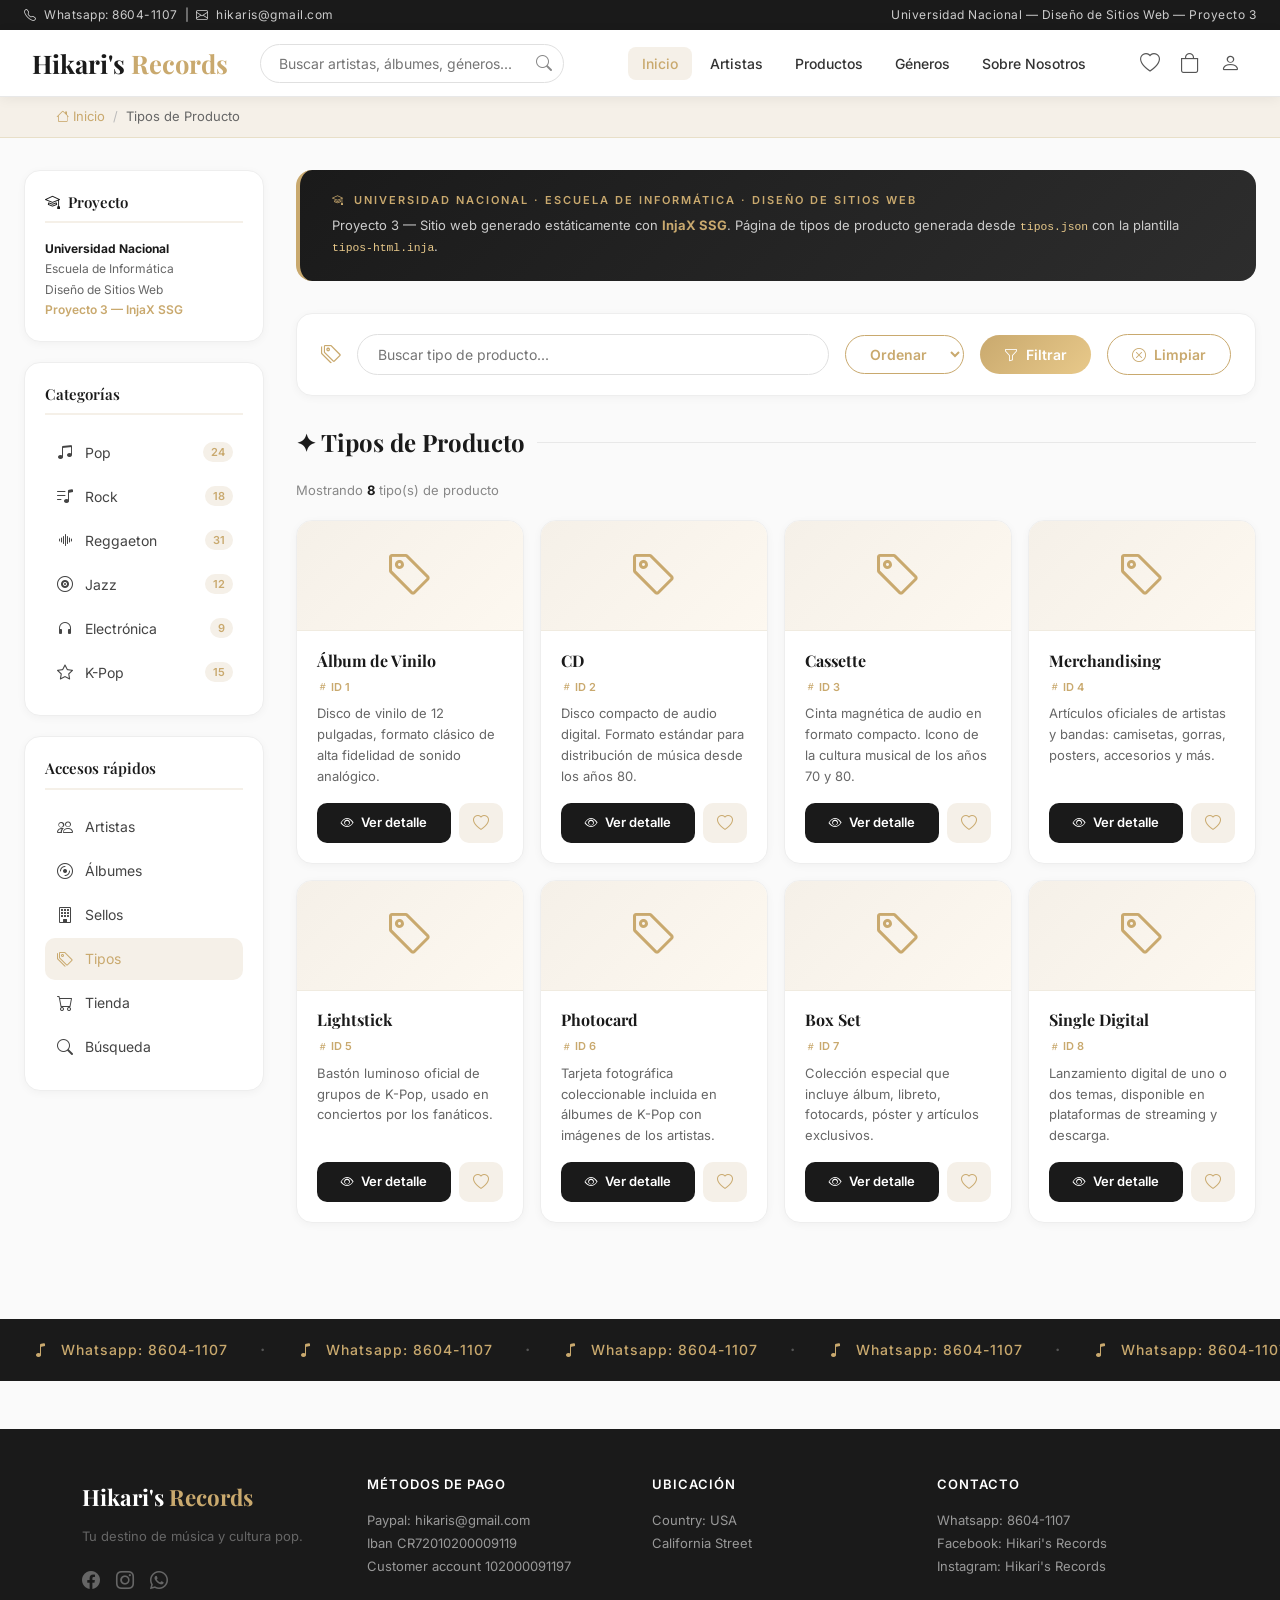
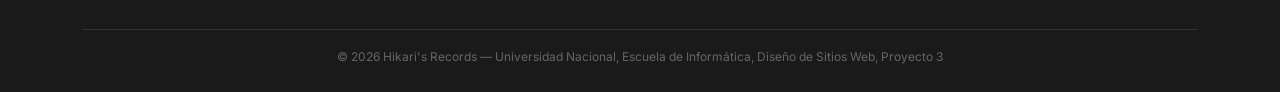
<file: tipos.html>
<!DOCTYPE html>
<html lang="es">
<head>
  <meta charset="UTF-8">
  <meta name="viewport" content="width=device-width, initial-scale=1">
  <title>Tipos de Producto — Hikari's Records</title>
  <link href="https://cdn.jsdelivr.net/npm/bootstrap@5.3.0/dist/css/bootstrap.min.css" rel="stylesheet">
  <link href="https://cdn.jsdelivr.net/npm/bootstrap-icons@1.11.3/font/bootstrap-icons.css" rel="stylesheet">
  <link href="https://fonts.googleapis.com/css2?family=Playfair+Display:wght@400;600;700&family=Inter:wght@300;400;500;600&display=swap" rel="stylesheet">
  <style>
    * { margin: 0; padding: 0; box-sizing: border-box; }
    body { font-family: 'Inter', sans-serif; background: #fafafa; color: #1a1a1a; }

    /* TOP BAR */
    .top-bar { background: #1a1a1a; color: #ccc; font-size: 12px; padding: 6px 0; letter-spacing: 0.5px; }
    .top-bar a { color: #ccc; text-decoration: none; }
    .top-bar a:hover { color: #fff; }

    /* NAVBAR */
    .navbar-main { background: #fff; border-bottom: 1px solid #e8e8e8; padding: 0; position: sticky; top: 0; z-index: 1000; box-shadow: 0 2px 12px rgba(0,0,0,0.06); }
    .navbar-inner { display: flex; align-items: center; gap: 2rem; padding: 0.75rem 2rem; }
    .brand { font-family: 'Playfair Display', serif; font-size: 1.6rem; font-weight: 700; color: #1a1a1a; text-decoration: none; white-space: nowrap; }
    .brand span { color: #c9a96e; }
    .search-bar { flex: 1; max-width: 420px; position: relative; }
    .search-bar input { width: 100%; border: 1.5px solid #e0e0e0; border-radius: 50px; padding: 8px 44px 8px 18px; font-size: 14px; outline: none; transition: border 0.2s; font-family: 'Inter', sans-serif; }
    .search-bar input:focus { border-color: #c9a96e; }
    .search-bar button { position: absolute; right: 12px; top: 50%; transform: translateY(-50%); background: none; border: none; color: #888; cursor: pointer; font-size: 16px; }
    .nav-links { display: flex; align-items: center; gap: 0.25rem; list-style: none; margin: 0; }
    .nav-links a { color: #333; text-decoration: none; font-size: 14px; font-weight: 500; padding: 8px 14px; border-radius: 8px; transition: 0.2s; }
    .nav-links a:hover, .nav-links a.active { background: #f5f0e8; color: #c9a96e; }
    .nav-icon-btn { background: none; border: none; font-size: 20px; color: #555; cursor: pointer; padding: 6px 8px; border-radius: 8px; transition: 0.2s; }
    .nav-icon-btn:hover { background: #f5f0e8; color: #c9a96e; }

    /* BREADCRUMB */
    .breadcrumb-bar { background: #f5f0e8; padding: 10px 2rem; border-bottom: 1px solid #e8dfc8; }
    .breadcrumb { margin: 0; font-size: 13px; }
    .breadcrumb-item a { color: #c9a96e; text-decoration: none; }
    .breadcrumb-item.active { color: #666; }
    .breadcrumb-item + .breadcrumb-item::before { color: #bbb; }

    /* LAYOUT */
    .page-layout { display: flex; max-width: 1400px; margin: 0 auto; padding: 2rem 1.5rem; gap: 2rem; }

    /* SIDEBAR */
    .sidebar { width: 240px; flex-shrink: 0; }
    .sidebar-card { background: #fff; border-radius: 16px; border: 1px solid #eeeeee; padding: 1.25rem; margin-bottom: 1.25rem; box-shadow: 0 2px 8px rgba(0,0,0,0.04); }
    .sidebar-title { font-family: 'Playfair Display', serif; font-size: 15px; font-weight: 600; color: #1a1a1a; margin-bottom: 1rem; padding-bottom: 0.5rem; border-bottom: 2px solid #f5f0e8; }
    .sidebar-link { display: flex; align-items: center; gap: 10px; padding: 9px 10px; border-radius: 10px; color: #444; text-decoration: none; font-size: 14px; font-weight: 400; transition: 0.2s; margin-bottom: 2px; }
    .sidebar-link:hover, .sidebar-link.active { background: #f5f0e8; color: #c9a96e; }
    .sidebar-link i { font-size: 16px; width: 20px; text-align: center; }
    .badge-count { margin-left: auto; background: #f5f0e8; color: #c9a96e; font-size: 11px; font-weight: 600; padding: 2px 8px; border-radius: 20px; }

    /* MAIN */
    .main-content { flex: 1; min-width: 0; }

    /* SECTION TITLE */
    .section-title { font-family: 'Playfair Display', serif; font-size: 1.5rem; font-weight: 700; color: #1a1a1a; margin-bottom: 1.5rem; display: flex; align-items: center; gap: 12px; }
    .section-title::after { content: ''; flex: 1; height: 1px; background: #e8e8e8; }

    /* PAGE SEARCH BAR */
    .page-search { background: #fff; border-radius: 16px; border: 1px solid #eeeeee; padding: 1.25rem 1.5rem; margin-bottom: 2rem; box-shadow: 0 2px 8px rgba(0,0,0,0.04); display: flex; gap: 1rem; align-items: center; flex-wrap: wrap; }
    .page-search input { flex: 1; min-width: 200px; border: 1.5px solid #e0e0e0; border-radius: 50px; padding: 9px 20px; font-size: 14px; outline: none; font-family: 'Inter', sans-serif; transition: border 0.2s; }
    .page-search input:focus { border-color: #c9a96e; }
    .btn-gold { background: linear-gradient(135deg, #c9a96e, #e8c98a); color: #fff; border: none; border-radius: 50px; padding: 9px 24px; font-size: 14px; font-weight: 600; cursor: pointer; transition: 0.2s; }
    .btn-gold:hover { opacity: 0.9; }
    .btn-outline-gold { background: transparent; color: #c9a96e; border: 1.5px solid #c9a96e; border-radius: 50px; padding: 9px 24px; font-size: 14px; font-weight: 600; cursor: pointer; transition: 0.2s; }
    .btn-outline-gold:hover { background: #f5f0e8; }

    /* TIPO CARD */
    .tipo-card {
      background: #fff;
      border-radius: 16px;
      border: 1px solid #eeeeee;
      overflow: hidden;
      transition: 0.25s ease;
      box-shadow: 0 2px 8px rgba(0,0,0,0.04);
      height: 100%;
      display: flex;
      flex-direction: column;
    }
    .tipo-card:hover { transform: translateY(-6px); box-shadow: 0 16px 40px rgba(0,0,0,0.12); }
    .tipo-icon-wrap {
      background: linear-gradient(135deg, #f5f0e8, #fdf8f0);
      height: 110px;
      display: flex;
      align-items: center;
      justify-content: center;
      border-bottom: 1px solid #f0ebe0;
      font-size: 3rem;
      color: #c9a96e;
    }
    .tipo-body { padding: 1.1rem 1.25rem 1.25rem; display: flex; flex-direction: column; flex: 1; }
    .tipo-nombre { font-family: 'Playfair Display', serif; font-size: 1rem; font-weight: 700; color: #1a1a1a; margin-bottom: 6px; }
    .tipo-id { font-size: 11px; color: #c9a96e; font-weight: 600; margin-bottom: 8px; }
    .tipo-desc { font-size: 13px; color: #666; line-height: 1.6; flex: 1; margin-bottom: 1rem; }
    .tipo-actions { display: flex; gap: 8px; }
    .btn-view { flex: 1; background: #1a1a1a; color: #fff; border: none; border-radius: 10px; padding: 8px 0; font-size: 13px; font-weight: 600; cursor: pointer; transition: 0.2s; }
    .btn-view:hover { background: #333; }
    .btn-fav { background: #f5f0e8; color: #c9a96e; border: none; border-radius: 10px; padding: 8px 14px; font-size: 16px; cursor: pointer; transition: 0.2s; }
    .btn-fav:hover { background: #e8dfc8; }

    /* ICON MAP per tipo */
    .icon-vinilo::before   { font-family: 'bootstrap-icons'; content: "\f3d7"; } /* vinyl */
    .icon-cd::before       { font-family: 'bootstrap-icons'; content: "\f3d7"; }
    .icon-cassette::before { font-family: 'bootstrap-icons'; content: "\f3d7"; }

    /* MODAL */
    .modal-header { border-bottom: 1px solid #f0f0f0; }
    .modal-title { font-family: 'Playfair Display', serif; font-weight: 700; font-size: 1.2rem; }
    .modal-icon-wrap { text-align: center; padding: 1.5rem; background: linear-gradient(135deg, #f5f0e8, #fdf8f0); border-radius: 12px; margin-bottom: 1.25rem; font-size: 3.5rem; color: #c9a96e; }
    .modal-detail { font-size: 14px; color: #555; margin-bottom: 8px; }
    .modal-detail strong { color: #1a1a1a; }

    /* MARQUEE */
    .marquee-section { background: #1a1a1a; padding: 16px 0; overflow: hidden; margin: 2.5rem 0; }
    .marquee-track { display: flex; animation: marquee 30s linear infinite; white-space: nowrap; }
    .marquee-item { display: flex; align-items: center; gap: 12px; padding: 0 2rem; color: #c9a96e; font-size: 14px; font-weight: 500; letter-spacing: 1px; }
    .marquee-item i { font-size: 16px; }
    .marquee-dot { color: #555; font-size: 20px; }
    @keyframes marquee { 0% { transform: translateX(0); } 100% { transform: translateX(-50%); } }

    /* PROJECT BANNER */
    .project-banner { background: linear-gradient(135deg, #1a1a1a 0%, #2d2d2d 100%); color: #fff; border-radius: 16px; padding: 1.5rem 2rem; margin-bottom: 2rem; border-left: 4px solid #c9a96e; }
    .project-banner h6 { color: #c9a96e; font-size: 11px; text-transform: uppercase; letter-spacing: 2px; margin-bottom: 0.5rem; font-weight: 600; }
    .project-banner p { color: #ccc; font-size: 13px; line-height: 1.6; margin: 0; }

    /* FOOTER */
    footer { background: #1a1a1a; color: #ccc; padding: 3rem 0 1.5rem; margin-top: 3rem; }
    .footer-brand { font-family: 'Playfair Display', serif; font-size: 1.4rem; font-weight: 700; color: #fff; margin-bottom: 0.5rem; }
    .footer-brand span { color: #c9a96e; }
    footer h6 { color: #fff; font-weight: 600; font-size: 13px; text-transform: uppercase; letter-spacing: 1px; margin-bottom: 1rem; }
    footer p, footer div { color: #999; font-size: 13px; line-height: 1.8; }
    .footer-divider { border-top: 1px solid #333; margin: 2rem 0 1rem; }
    .footer-bottom { font-size: 12px; color: #666; text-align: center; }
    .footer-social a { color: #666; font-size: 18px; margin-right: 12px; text-decoration: none; transition: 0.2s; }
    .footer-social a:hover { color: #c9a96e; }

    .results-info { font-size: 13px; color: #888; margin-bottom: 1.25rem; }
    .results-info strong { color: #1a1a1a; }
  </style>
</head>
<body>

<!-- TOP BAR -->
<div class="top-bar">
  <div class="container-fluid px-4 d-flex justify-content-between align-items-center">
    <span><i class="bi bi-telephone me-1"></i> Whatsapp: 8604-1107 &nbsp;|&nbsp; <i class="bi bi-envelope me-1"></i> hikaris@gmail.com</span>
    <span>Universidad Nacional — Diseño de Sitios Web — Proyecto 3</span>
  </div>
</div>

<!-- NAVBAR -->
<nav class="navbar-main">
  <div class="navbar-inner">
    <a href="index.html" class="brand">Hikari's <span>Records</span></a>
    <div class="search-bar">
      <input type="text" placeholder="Buscar artistas, álbumes, géneros...">
      <button><i class="bi bi-search"></i></button>
    </div>
    <ul class="nav-links d-none d-lg-flex">
      <li><a href="index.html" class="active">Inicio</a></li>
      <li><a href="artista.html">Artistas</a></li>
      <li><a href="productos.html">Productos</a></li>
      <li><a href="generos.html">Géneros</a></li>
      <li><a href="aboutus.html">Sobre Nosotros</a></li>
    </ul>
    <div class="d-flex gap-1 ms-auto ms-lg-0">
      <button class="nav-icon-btn"><i class="bi bi-heart"></i></button>
              <a href="checkout.html" class="nav-icon-btn">
      <i class="bi bi-bag"></i>
    </a>
          <a href="auth.html" class="nav-icon-btn">
      <i class="bi bi-person"></i>
    </a>
    </div>
  </div>
</nav>

<!-- BREADCRUMB -->
<div class="breadcrumb-bar">
  <div class="container-fluid px-4">
    <nav aria-label="breadcrumb">
      <ol class="breadcrumb">
        <li class="breadcrumb-item"><a href="index.html"><i class="bi bi-house me-1"></i>Inicio</a></li>
        <li class="breadcrumb-item active">Tipos de Producto</li>
      </ol>
    </nav>
  </div>
</div>

<!-- PAGE LAYOUT -->
<div class="page-layout">

  <!-- SIDEBAR -->
  <aside class="sidebar d-none d-xl-block">

    <div class="sidebar-card">
      <div class="sidebar-title"><i class="bi bi-mortarboard me-2"></i>Proyecto</div>
      <div style="font-size:12px; color:#666; line-height:1.7;">
        <strong style="color:#1a1a1a;">Universidad Nacional</strong><br>
        Escuela de Informática<br>
        Diseño de Sitios Web<br>
        <span style="color:#c9a96e; font-weight:600;">Proyecto 3 — InjaX SSG</span>
      </div>
    </div>

    <div class="sidebar-card">
      <div class="sidebar-title">Categorías</div>
      <a href="#" class="sidebar-link"><i class="bi bi-music-note-beamed"></i> Pop <span class="badge-count">24</span></a>
      <a href="#" class="sidebar-link"><i class="bi bi-music-note-list"></i> Rock <span class="badge-count">18</span></a>
      <a href="#" class="sidebar-link"><i class="bi bi-soundwave"></i> Reggaeton <span class="badge-count">31</span></a>
      <a href="#" class="sidebar-link"><i class="bi bi-vinyl"></i> Jazz <span class="badge-count">12</span></a>
      <a href="#" class="sidebar-link"><i class="bi bi-headphones"></i> Electrónica <span class="badge-count">9</span></a>
      <a href="#" class="sidebar-link"><i class="bi bi-star"></i> K-Pop <span class="badge-count">15</span></a>
    </div>

    <div class="sidebar-card">
      <div class="sidebar-title">Accesos rápidos</div>
      <a href="#" class="sidebar-link"><i class="bi bi-people"></i> Artistas</a>
      <a href="#" class="sidebar-link"><i class="bi bi-disc"></i> Álbumes</a>
      <a href="sellos.html" class="sidebar-link"><i class="bi bi-building"></i> Sellos</a>
      <a href="tipos.html" class="sidebar-link active"><i class="bi bi-tags"></i> Tipos</a>
      <a href="#" class="sidebar-link"><i class="bi bi-cart"></i> Tienda</a>
      <a href="#" class="sidebar-link"><i class="bi bi-search"></i> Búsqueda</a>
    </div>

  </aside>

  <!-- MAIN -->
  <main class="main-content">

    <!-- PROJECT BANNER -->
    <div class="project-banner">
      <h6><i class="bi bi-mortarboard me-1"></i> Universidad Nacional · Escuela de Informática · Diseño de Sitios Web</h6>
      <p>Proyecto 3 — Sitio web generado estáticamente con <strong style="color:#c9a96e;">InjaX SSG</strong>. Página de tipos de producto generada desde <code style="color:#e8c98a;">tipos.json</code> con la plantilla <code style="color:#e8c98a;">tipos-html.inja</code>.</p>
    </div>

    <!-- PAGE SEARCH / FILTER BAR -->
    <div class="page-search">
      <i class="bi bi-tags" style="font-size:20px; color:#c9a96e;"></i>
      <input type="text" id="tipoSearch" placeholder="Buscar tipo de producto..." oninput="filterTipos()">
      <select id="tipoOrder" style="border: 1.5px solid #c9a96e; border-radius:50px; padding:9px 20px; font-size:14px; outline:none; color:#c9a96e; font-weight:600; background:#fff; cursor:pointer;" onchange="filterTipos()">
        <option value="">Ordenar</option>
        <option value="asc">A → Z</option>
        <option value="desc">Z → A</option>
      </select>
      <button class="btn-gold" onclick="filterTipos()"><i class="bi bi-funnel me-1"></i> Filtrar</button>
      <button class="btn-outline-gold" onclick="resetFilter()"><i class="bi bi-x-circle me-1"></i> Limpiar</button>
    </div>

    <!-- SECTION TITLE -->
    <h2 class="section-title">✦ Tipos de Producto</h2>

    <p class="results-info">Mostrando <strong id="countLabel">8</strong> tipo(s) de producto</p>

    <!-- CARDS GRID -->
    <div class="row row-cols-1 row-cols-sm-2 row-cols-md-3 row-cols-xl-4 g-3 mb-4" id="tiposGrid">
        <div class="col tipo-item" data-name="Álbum de Vinilo">
          <div class="tipo-card">

            <!-- ICON -->
            <div class="tipo-icon-wrap">
              <i class="bi bi-tag"></i>
            </div>

            <div class="tipo-body">
              <div class="tipo-nombre">Álbum de Vinilo</div>
              <div class="tipo-id"><i class="bi bi-hash"></i> ID 1</div>
              <p class="tipo-desc">Disco de vinilo de 12 pulgadas, formato clásico de alta fidelidad de sonido analógico.</p>
              <div class="tipo-actions">
                <button class="btn-view"
                  data-bs-toggle="modal"
                  data-bs-target="#modalTipo1">
                  <i class="bi bi-eye me-1"></i> Ver detalle
                </button>
                <button class="btn-fav"><i class="bi bi-heart"></i></button>
              </div>
            </div>

          </div>
        </div>

        <!-- MODAL -->
        <div class="modal fade" id="modalTipo1" tabindex="-1">
          <div class="modal-dialog modal-dialog-centered">
            <div class="modal-content">
              <div class="modal-header">
                <h5 class="modal-title">Álbum de Vinilo</h5>
                <button class="btn-close" data-bs-dismiss="modal"></button>
              </div>
              <div class="modal-body">
                <div class="modal-icon-wrap">
                  <i class="bi bi-tag"></i>
                </div>
                <p class="modal-detail"><strong>ID:</strong> 1</p>
                <p class="modal-detail"><strong>Nombre:</strong> Álbum de Vinilo</p>
                <p class="modal-detail"><strong>Descripción:</strong> Disco de vinilo de 12 pulgadas, formato clásico de alta fidelidad de sonido analógico.</p>
              </div>
              <div class="modal-footer">
                <button class="btn-outline-gold" data-bs-dismiss="modal">Cerrar</button>
                <button class="btn-gold"><i class="bi bi-heart me-1"></i> Favorito</button>
              </div>
            </div>
          </div>
        </div>

        <div class="col tipo-item" data-name="CD">
          <div class="tipo-card">

            <!-- ICON -->
            <div class="tipo-icon-wrap">
              <i class="bi bi-tag"></i>
            </div>

            <div class="tipo-body">
              <div class="tipo-nombre">CD</div>
              <div class="tipo-id"><i class="bi bi-hash"></i> ID 2</div>
              <p class="tipo-desc">Disco compacto de audio digital. Formato estándar para distribución de música desde los años 80.</p>
              <div class="tipo-actions">
                <button class="btn-view"
                  data-bs-toggle="modal"
                  data-bs-target="#modalTipo2">
                  <i class="bi bi-eye me-1"></i> Ver detalle
                </button>
                <button class="btn-fav"><i class="bi bi-heart"></i></button>
              </div>
            </div>

          </div>
        </div>

        <!-- MODAL -->
        <div class="modal fade" id="modalTipo2" tabindex="-1">
          <div class="modal-dialog modal-dialog-centered">
            <div class="modal-content">
              <div class="modal-header">
                <h5 class="modal-title">CD</h5>
                <button class="btn-close" data-bs-dismiss="modal"></button>
              </div>
              <div class="modal-body">
                <div class="modal-icon-wrap">
                  <i class="bi bi-tag"></i>
                </div>
                <p class="modal-detail"><strong>ID:</strong> 2</p>
                <p class="modal-detail"><strong>Nombre:</strong> CD</p>
                <p class="modal-detail"><strong>Descripción:</strong> Disco compacto de audio digital. Formato estándar para distribución de música desde los años 80.</p>
              </div>
              <div class="modal-footer">
                <button class="btn-outline-gold" data-bs-dismiss="modal">Cerrar</button>
                <button class="btn-gold"><i class="bi bi-heart me-1"></i> Favorito</button>
              </div>
            </div>
          </div>
        </div>

        <div class="col tipo-item" data-name="Cassette">
          <div class="tipo-card">

            <!-- ICON -->
            <div class="tipo-icon-wrap">
              <i class="bi bi-tag"></i>
            </div>

            <div class="tipo-body">
              <div class="tipo-nombre">Cassette</div>
              <div class="tipo-id"><i class="bi bi-hash"></i> ID 3</div>
              <p class="tipo-desc">Cinta magnética de audio en formato compacto. Icono de la cultura musical de los años 70 y 80.</p>
              <div class="tipo-actions">
                <button class="btn-view"
                  data-bs-toggle="modal"
                  data-bs-target="#modalTipo3">
                  <i class="bi bi-eye me-1"></i> Ver detalle
                </button>
                <button class="btn-fav"><i class="bi bi-heart"></i></button>
              </div>
            </div>

          </div>
        </div>

        <!-- MODAL -->
        <div class="modal fade" id="modalTipo3" tabindex="-1">
          <div class="modal-dialog modal-dialog-centered">
            <div class="modal-content">
              <div class="modal-header">
                <h5 class="modal-title">Cassette</h5>
                <button class="btn-close" data-bs-dismiss="modal"></button>
              </div>
              <div class="modal-body">
                <div class="modal-icon-wrap">
                  <i class="bi bi-tag"></i>
                </div>
                <p class="modal-detail"><strong>ID:</strong> 3</p>
                <p class="modal-detail"><strong>Nombre:</strong> Cassette</p>
                <p class="modal-detail"><strong>Descripción:</strong> Cinta magnética de audio en formato compacto. Icono de la cultura musical de los años 70 y 80.</p>
              </div>
              <div class="modal-footer">
                <button class="btn-outline-gold" data-bs-dismiss="modal">Cerrar</button>
                <button class="btn-gold"><i class="bi bi-heart me-1"></i> Favorito</button>
              </div>
            </div>
          </div>
        </div>

        <div class="col tipo-item" data-name="Merchandising">
          <div class="tipo-card">

            <!-- ICON -->
            <div class="tipo-icon-wrap">
              <i class="bi bi-tag"></i>
            </div>

            <div class="tipo-body">
              <div class="tipo-nombre">Merchandising</div>
              <div class="tipo-id"><i class="bi bi-hash"></i> ID 4</div>
              <p class="tipo-desc">Artículos oficiales de artistas y bandas: camisetas, gorras, posters, accesorios y más.</p>
              <div class="tipo-actions">
                <button class="btn-view"
                  data-bs-toggle="modal"
                  data-bs-target="#modalTipo4">
                  <i class="bi bi-eye me-1"></i> Ver detalle
                </button>
                <button class="btn-fav"><i class="bi bi-heart"></i></button>
              </div>
            </div>

          </div>
        </div>

        <!-- MODAL -->
        <div class="modal fade" id="modalTipo4" tabindex="-1">
          <div class="modal-dialog modal-dialog-centered">
            <div class="modal-content">
              <div class="modal-header">
                <h5 class="modal-title">Merchandising</h5>
                <button class="btn-close" data-bs-dismiss="modal"></button>
              </div>
              <div class="modal-body">
                <div class="modal-icon-wrap">
                  <i class="bi bi-tag"></i>
                </div>
                <p class="modal-detail"><strong>ID:</strong> 4</p>
                <p class="modal-detail"><strong>Nombre:</strong> Merchandising</p>
                <p class="modal-detail"><strong>Descripción:</strong> Artículos oficiales de artistas y bandas: camisetas, gorras, posters, accesorios y más.</p>
              </div>
              <div class="modal-footer">
                <button class="btn-outline-gold" data-bs-dismiss="modal">Cerrar</button>
                <button class="btn-gold"><i class="bi bi-heart me-1"></i> Favorito</button>
              </div>
            </div>
          </div>
        </div>

        <div class="col tipo-item" data-name="Lightstick">
          <div class="tipo-card">

            <!-- ICON -->
            <div class="tipo-icon-wrap">
              <i class="bi bi-tag"></i>
            </div>

            <div class="tipo-body">
              <div class="tipo-nombre">Lightstick</div>
              <div class="tipo-id"><i class="bi bi-hash"></i> ID 5</div>
              <p class="tipo-desc">Bastón luminoso oficial de grupos de K-Pop, usado en conciertos por los fanáticos.</p>
              <div class="tipo-actions">
                <button class="btn-view"
                  data-bs-toggle="modal"
                  data-bs-target="#modalTipo5">
                  <i class="bi bi-eye me-1"></i> Ver detalle
                </button>
                <button class="btn-fav"><i class="bi bi-heart"></i></button>
              </div>
            </div>

          </div>
        </div>

        <!-- MODAL -->
        <div class="modal fade" id="modalTipo5" tabindex="-1">
          <div class="modal-dialog modal-dialog-centered">
            <div class="modal-content">
              <div class="modal-header">
                <h5 class="modal-title">Lightstick</h5>
                <button class="btn-close" data-bs-dismiss="modal"></button>
              </div>
              <div class="modal-body">
                <div class="modal-icon-wrap">
                  <i class="bi bi-tag"></i>
                </div>
                <p class="modal-detail"><strong>ID:</strong> 5</p>
                <p class="modal-detail"><strong>Nombre:</strong> Lightstick</p>
                <p class="modal-detail"><strong>Descripción:</strong> Bastón luminoso oficial de grupos de K-Pop, usado en conciertos por los fanáticos.</p>
              </div>
              <div class="modal-footer">
                <button class="btn-outline-gold" data-bs-dismiss="modal">Cerrar</button>
                <button class="btn-gold"><i class="bi bi-heart me-1"></i> Favorito</button>
              </div>
            </div>
          </div>
        </div>

        <div class="col tipo-item" data-name="Photocard">
          <div class="tipo-card">

            <!-- ICON -->
            <div class="tipo-icon-wrap">
              <i class="bi bi-tag"></i>
            </div>

            <div class="tipo-body">
              <div class="tipo-nombre">Photocard</div>
              <div class="tipo-id"><i class="bi bi-hash"></i> ID 6</div>
              <p class="tipo-desc">Tarjeta fotográfica coleccionable incluida en álbumes de K-Pop con imágenes de los artistas.</p>
              <div class="tipo-actions">
                <button class="btn-view"
                  data-bs-toggle="modal"
                  data-bs-target="#modalTipo6">
                  <i class="bi bi-eye me-1"></i> Ver detalle
                </button>
                <button class="btn-fav"><i class="bi bi-heart"></i></button>
              </div>
            </div>

          </div>
        </div>

        <!-- MODAL -->
        <div class="modal fade" id="modalTipo6" tabindex="-1">
          <div class="modal-dialog modal-dialog-centered">
            <div class="modal-content">
              <div class="modal-header">
                <h5 class="modal-title">Photocard</h5>
                <button class="btn-close" data-bs-dismiss="modal"></button>
              </div>
              <div class="modal-body">
                <div class="modal-icon-wrap">
                  <i class="bi bi-tag"></i>
                </div>
                <p class="modal-detail"><strong>ID:</strong> 6</p>
                <p class="modal-detail"><strong>Nombre:</strong> Photocard</p>
                <p class="modal-detail"><strong>Descripción:</strong> Tarjeta fotográfica coleccionable incluida en álbumes de K-Pop con imágenes de los artistas.</p>
              </div>
              <div class="modal-footer">
                <button class="btn-outline-gold" data-bs-dismiss="modal">Cerrar</button>
                <button class="btn-gold"><i class="bi bi-heart me-1"></i> Favorito</button>
              </div>
            </div>
          </div>
        </div>

        <div class="col tipo-item" data-name="Box Set">
          <div class="tipo-card">

            <!-- ICON -->
            <div class="tipo-icon-wrap">
              <i class="bi bi-tag"></i>
            </div>

            <div class="tipo-body">
              <div class="tipo-nombre">Box Set</div>
              <div class="tipo-id"><i class="bi bi-hash"></i> ID 7</div>
              <p class="tipo-desc">Colección especial que incluye álbum, libreto, fotocards, póster y artículos exclusivos.</p>
              <div class="tipo-actions">
                <button class="btn-view"
                  data-bs-toggle="modal"
                  data-bs-target="#modalTipo7">
                  <i class="bi bi-eye me-1"></i> Ver detalle
                </button>
                <button class="btn-fav"><i class="bi bi-heart"></i></button>
              </div>
            </div>

          </div>
        </div>

        <!-- MODAL -->
        <div class="modal fade" id="modalTipo7" tabindex="-1">
          <div class="modal-dialog modal-dialog-centered">
            <div class="modal-content">
              <div class="modal-header">
                <h5 class="modal-title">Box Set</h5>
                <button class="btn-close" data-bs-dismiss="modal"></button>
              </div>
              <div class="modal-body">
                <div class="modal-icon-wrap">
                  <i class="bi bi-tag"></i>
                </div>
                <p class="modal-detail"><strong>ID:</strong> 7</p>
                <p class="modal-detail"><strong>Nombre:</strong> Box Set</p>
                <p class="modal-detail"><strong>Descripción:</strong> Colección especial que incluye álbum, libreto, fotocards, póster y artículos exclusivos.</p>
              </div>
              <div class="modal-footer">
                <button class="btn-outline-gold" data-bs-dismiss="modal">Cerrar</button>
                <button class="btn-gold"><i class="bi bi-heart me-1"></i> Favorito</button>
              </div>
            </div>
          </div>
        </div>

        <div class="col tipo-item" data-name="Single Digital">
          <div class="tipo-card">

            <!-- ICON -->
            <div class="tipo-icon-wrap">
              <i class="bi bi-tag"></i>
            </div>

            <div class="tipo-body">
              <div class="tipo-nombre">Single Digital</div>
              <div class="tipo-id"><i class="bi bi-hash"></i> ID 8</div>
              <p class="tipo-desc">Lanzamiento digital de uno o dos temas, disponible en plataformas de streaming y descarga.</p>
              <div class="tipo-actions">
                <button class="btn-view"
                  data-bs-toggle="modal"
                  data-bs-target="#modalTipo8">
                  <i class="bi bi-eye me-1"></i> Ver detalle
                </button>
                <button class="btn-fav"><i class="bi bi-heart"></i></button>
              </div>
            </div>

          </div>
        </div>

        <!-- MODAL -->
        <div class="modal fade" id="modalTipo8" tabindex="-1">
          <div class="modal-dialog modal-dialog-centered">
            <div class="modal-content">
              <div class="modal-header">
                <h5 class="modal-title">Single Digital</h5>
                <button class="btn-close" data-bs-dismiss="modal"></button>
              </div>
              <div class="modal-body">
                <div class="modal-icon-wrap">
                  <i class="bi bi-tag"></i>
                </div>
                <p class="modal-detail"><strong>ID:</strong> 8</p>
                <p class="modal-detail"><strong>Nombre:</strong> Single Digital</p>
                <p class="modal-detail"><strong>Descripción:</strong> Lanzamiento digital de uno o dos temas, disponible en plataformas de streaming y descarga.</p>
              </div>
              <div class="modal-footer">
                <button class="btn-outline-gold" data-bs-dismiss="modal">Cerrar</button>
                <button class="btn-gold"><i class="bi bi-heart me-1"></i> Favorito</button>
              </div>
            </div>
          </div>
        </div>

    </div>

    <!-- EMPTY STATE -->
    <div id="emptyState" style="display:none; text-align:center; padding:3rem; color:#aaa;">
      <i class="bi bi-search" style="font-size:3rem; color:#e0e0e0;"></i>
      <p style="margin-top:1rem; font-size:15px;">No se encontraron tipos con ese criterio.</p>
      <button class="btn-outline-gold" style="margin-top:0.75rem;" onclick="resetFilter()">Limpiar búsqueda</button>
    </div>

  </main>
</div>

<!-- MARQUEE -->
<div class="marquee-section">
  <div class="marquee-track">
      <span class="marquee-item"><i class="bi bi-music-note"></i> Whatsapp: 8604-1107</span>
      <span class="marquee-dot">·</span>
      <span class="marquee-item"><i class="bi bi-music-note"></i> Whatsapp: 8604-1107</span>
      <span class="marquee-dot">·</span>
      <span class="marquee-item"><i class="bi bi-music-note"></i> Whatsapp: 8604-1107</span>
      <span class="marquee-dot">·</span>
      <span class="marquee-item"><i class="bi bi-music-note"></i> Whatsapp: 8604-1107</span>
      <span class="marquee-dot">·</span>
      <span class="marquee-item"><i class="bi bi-music-note"></i> Whatsapp: 8604-1107</span>
      <span class="marquee-dot">·</span>
      <span class="marquee-item"><i class="bi bi-music-note"></i> Whatsapp: 8604-1107</span>
      <span class="marquee-dot">·</span>
      <span class="marquee-item"><i class="bi bi-music-note"></i> Whatsapp: 8604-1107</span>
      <span class="marquee-dot">·</span>
      <span class="marquee-item"><i class="bi bi-music-note"></i> Whatsapp: 8604-1107</span>
      <span class="marquee-dot">·</span>
      <span class="marquee-item"><i class="bi bi-music-note"></i> Whatsapp: 8604-1107</span>
      <span class="marquee-dot">·</span>
      <span class="marquee-item"><i class="bi bi-music-note"></i> Whatsapp: 8604-1107</span>
      <span class="marquee-dot">·</span>
      <span class="marquee-item"><i class="bi bi-music-note"></i> Whatsapp: 8604-1107</span>
      <span class="marquee-dot">·</span>
      <span class="marquee-item"><i class="bi bi-music-note"></i> Whatsapp: 8604-1107</span>
      <span class="marquee-dot">·</span>
      <span class="marquee-item"><i class="bi bi-music-note"></i> Whatsapp: 8604-1107</span>
      <span class="marquee-dot">·</span>
      <span class="marquee-item"><i class="bi bi-music-note"></i> Whatsapp: 8604-1107</span>
      <span class="marquee-dot">·</span>
      <span class="marquee-item"><i class="bi bi-music-note"></i> Whatsapp: 8604-1107</span>
      <span class="marquee-dot">·</span>
      <span class="marquee-item"><i class="bi bi-music-note"></i> Whatsapp: 8604-1107</span>
      <span class="marquee-dot">·</span>
      <span class="marquee-item"><i class="bi bi-music-note"></i> Whatsapp: 8604-1107</span>
      <span class="marquee-dot">·</span>
      <span class="marquee-item"><i class="bi bi-music-note"></i> Whatsapp: 8604-1107</span>
      <span class="marquee-dot">·</span>
      <span class="marquee-item"><i class="bi bi-music-note"></i> Whatsapp: 8604-1107</span>
      <span class="marquee-dot">·</span>
      <span class="marquee-item"><i class="bi bi-music-note"></i> Whatsapp: 8604-1107</span>
      <span class="marquee-dot">·</span>
  </div>
</div>

<!-- FOOTER -->
<footer>
  <div class="container">
    <div class="row g-4">
      <div class="col-md-3">
        <div class="footer-brand">Hikari's <span>Records</span></div>
        <p style="font-size:13px; color:#666; margin-top:8px; padding:0;">Tu destino de música y cultura pop.</p>
        <div class="footer-social mt-3">
          <a href="#"><i class="bi bi-facebook"></i></a>
          <a href="#"><i class="bi bi-instagram"></i></a>
          <a href="#"><i class="bi bi-whatsapp"></i></a>
        </div>
      </div>
      <div class="col-md-3">
        <h6>Métodos de pago</h6>
<div>Paypal: hikaris@gmail.com</div><div>Iban CR72010200009119</div><div>Customer account 102000091197</div>      </div>
      <div class="col-md-3">
        <h6>Ubicación</h6>
<div>Country: USA</div><div>California Street</div>      </div>
      <div class="col-md-3">
        <h6>Contacto</h6>
<div>Whatsapp: 8604-1107</div><div>Facebook: Hikari's Records</div><div>Instagram: Hikari's Records</div>      </div>
    </div>
    <div class="footer-divider"></div>
    <div class="footer-bottom">
      © 2026 Hikari's Records — Universidad Nacional, Escuela de Informática, Diseño de Sitios Web, Proyecto 3
    </div>
  </div>
</footer>

<script src="https://cdn.jsdelivr.net/npm/bootstrap@5.3.0/dist/js/bootstrap.bundle.min.js"></script>
<script>
  function filterTipos() {
    const q = document.getElementById('tipoSearch').value.toLowerCase();
    const ord = document.getElementById('tipoOrder').value;
    const items = Array.from(document.querySelectorAll('.tipo-item'));

    let visible = items.filter(el => {
      const name = el.dataset.name.toLowerCase();
      const match = name.includes(q);
      el.style.display = match ? '' : 'none';
      return match;
    });

    if (ord) {
      const grid = document.getElementById('tiposGrid');
      visible.sort((a, b) => {
        const na = a.dataset.name, nb = b.dataset.name;
        return ord === 'asc' ? na.localeCompare(nb) : nb.localeCompare(na);
      });
      visible.forEach(el => grid.appendChild(el));
    }

    document.getElementById('countLabel').textContent = visible.length;
    document.getElementById('emptyState').style.display = visible.length === 0 ? 'block' : 'none';
  }

  function resetFilter() {
    document.getElementById('tipoSearch').value = '';
    document.getElementById('tipoOrder').value = '';
    document.querySelectorAll('.tipo-item').forEach(el => el.style.display = '');
    document.getElementById('countLabel').textContent = document.querySelectorAll('.tipo-item').length;
    document.getElementById('emptyState').style.display = 'none';
  }
</script>
</body>
</html>
</file>
